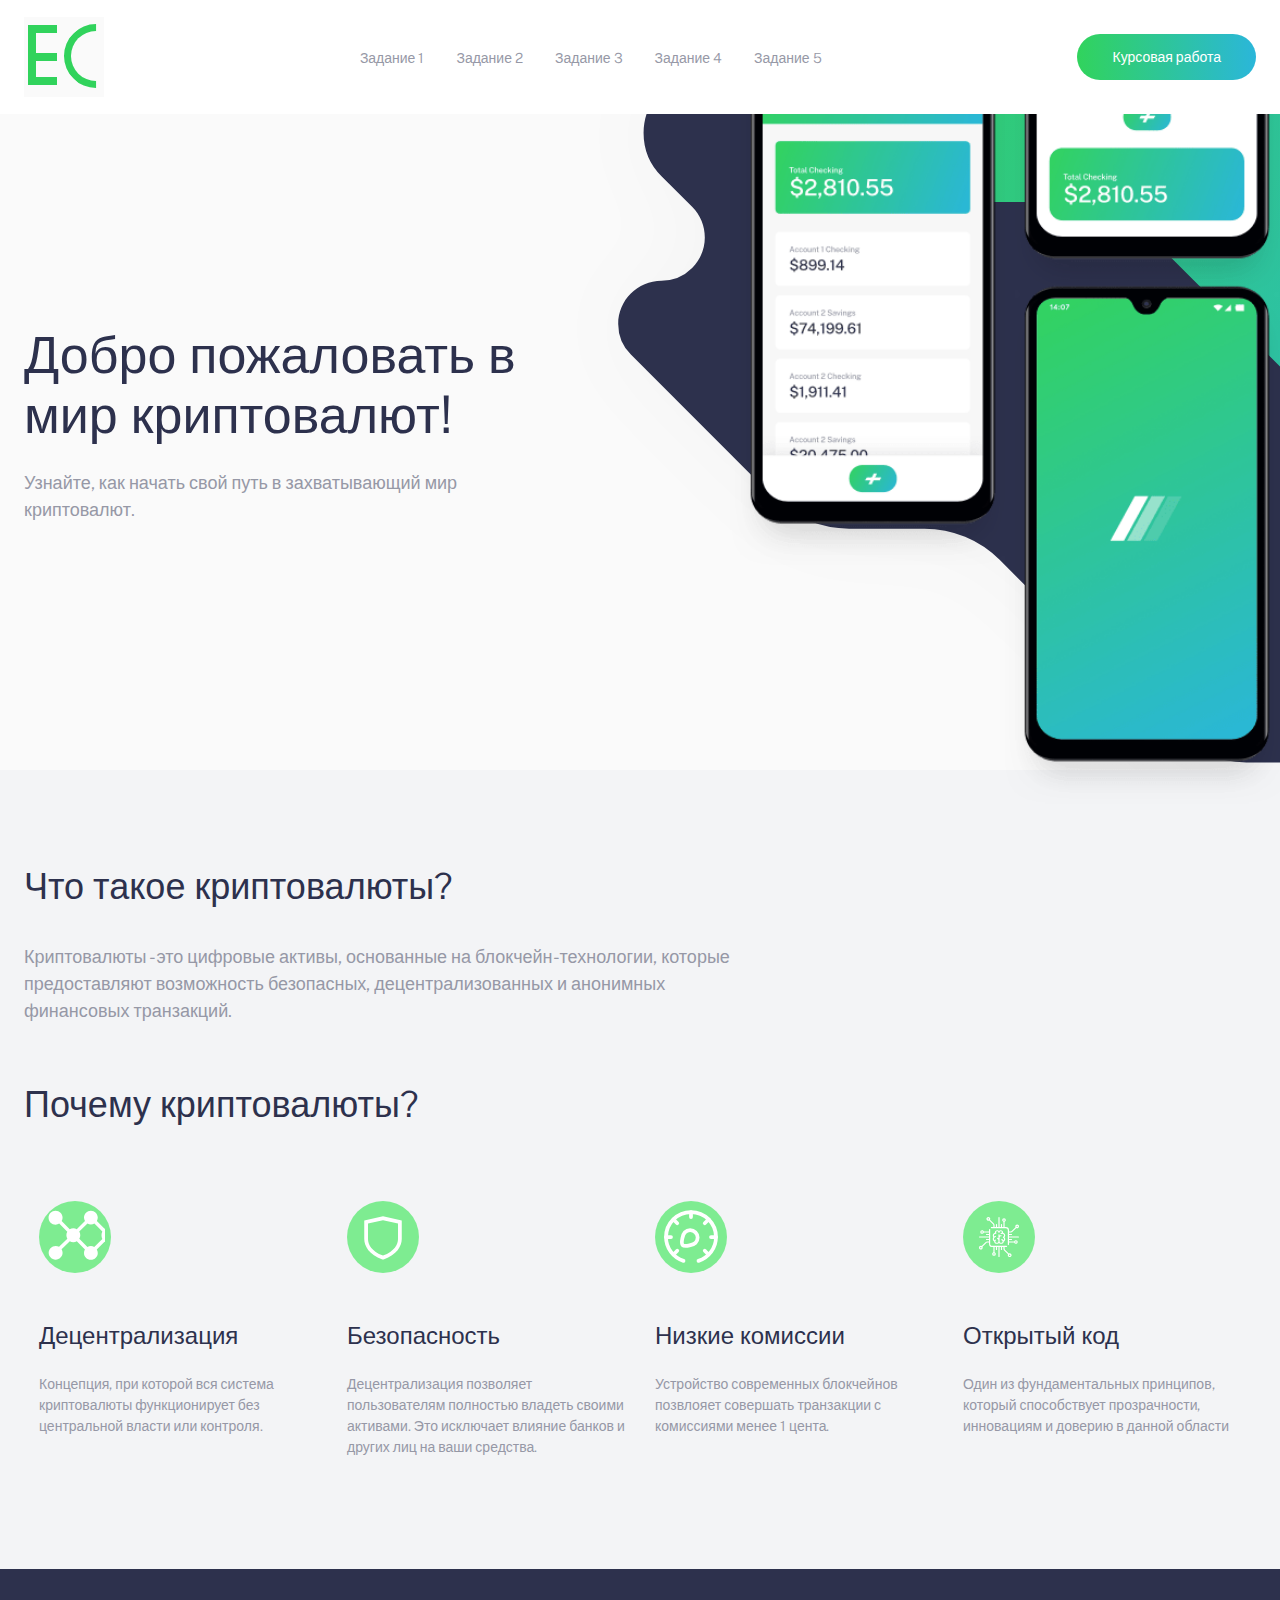
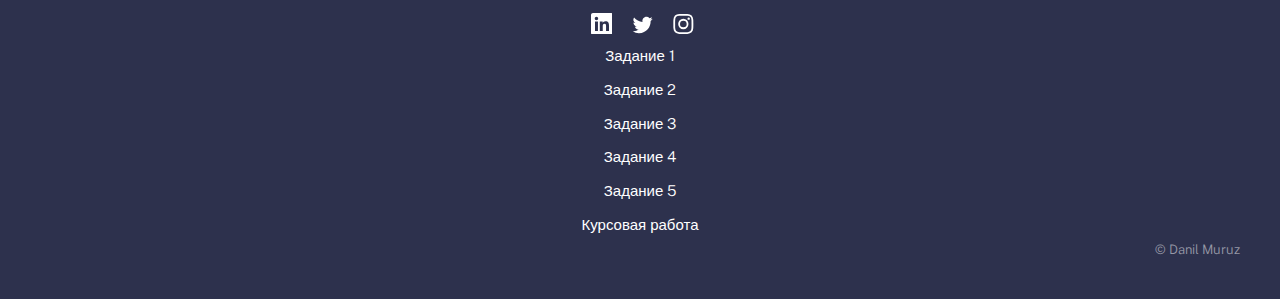
<file: index.html>
<!DOCTYPE html>
<html lang="en">
  <head>
    <meta charset="UTF-8" />
    <meta name="viewport" content="width=device-width, initial-scale=1.0" />
    <link href="https://fonts.googleapis.com/css2?family=Public+Sans:wght@300;400&display=swap" rel="stylesheet"/>
    <link rel="stylesheet" href="./app/scss/style.css" />
    <link rel="stylesheet" href="./app/scss/logo.css" />
    <title>Exploring Crypto</title>
  </head>
  <body>
    <header class="header">
      <div class="overlay has-fade"></div>

      <nav class="container container--pall flex flex-jc-sb flex-ai-c">
        <a href="/">
          <div class="logo__holder">
            <div class="logo__e"></div>
            <div class="logo__e__spans"></div>
            <div class="logo__c"></div>
          </div>
        </a>

        <a id="btnHamburger" href="#" class="header__toggle hide-for-desktop">
          <span></span>
          <span></span>
          <span></span>
        </a>

        <div class="header__links hide-for-mobile">
          <a href="/tasks/task1.html">Задание 1</a><a href="../tasks/task2.html">Задание 2</a><a href="../tasks/task3.html">Задание 3</a
          ><a href="/tasks/task4.html">Задание 4</a><a href="../tasks/task5.html">Задание 5</a>
        </div>

        <a href="../coursework/coursework.html" class="button header__cta hide-for-mobile"
          >Курсовая работа</a
        >
      </nav>

      <div class="header__menu has-fade">
        <a href="../tasks/task1.html">Задание 1</a>
        <a href="../tasks/task2.html">Задание 2</a>
        <a href="../tasks/task3.html">Задание 3</a>
        <a href="../tasks/task4.html">Задание 4</a>
        <a href="../tasks/task5.html">Задание 5</a>
        <a href="../tasks/coursework.html">Курсовая работа</a>
      </div>
    </header>

    <section class="hero">
      <div class="container">
        <div class="hero__image"></div>

        <div class="hero__text container--pall">
          <h1>Добро пожаловать в мир криптовалют!</h1>
          <p>
            Узнайте, как начать свой путь в захватывающий мир криптовалют.
          </p>
        </div>
      </div>
    </section>

    <section class="feature">
      <div class="feature__content container container--pall">
        <div class="feature__intro">
          <h2>Что такое криптовалюты?</h2>
          <p>
            Криптовалюты - это цифровые активы, основанные на блокчейн-технологии, 
            которые предоставляют возможность безопасных, децентрализованных и анонимных финансовых транзакций.
          </p>
        </div>

        <div class="feature__intro">
          <h2>Почему криптовалюты?</h2>
        </div>

        <div class="feature__grid">
          <div class="feature__item">
            <div class="feature__icon">
              <img src="/images/icon-decentralization.svg" />
            </div>
            <div class="feature__title">Децентрализация</div>
            <div class="feature__description">
              Концепция, при которой вся система криптовалюты функционирует без центральной власти или контроля. 
            </div>
          </div>

          <div class="feature__item">
            <div class="feature__icon">
              <img src="/images/icon-security.svg" />
            </div>
            <div class="feature__title">Безопасность</div>
            <div class="feature__description">
              Децентрализация позволяет пользователям полностью владеть своими активами.
              Это исключает влияние банков и других лиц на ваши средства.
            </div>
          </div>

          <div class="feature__item">
            <div class="feature__icon">
              <img src="/images/icon-comissions.svg" />
            </div>
            <div class="feature__title">Низкие комиссии</div>
            <div class="feature__description">
              Устройство современных блокчейнов позвлояет совершать транзакции с комиссиями менее 1 цента.
            </div>
          </div>

          <div class="feature__item">
            <div class="feature__icon"><img src="/images/icon-open.svg" /></div>
            <div class="feature__title">Открытый код</div>
            <div class="feature__description">
              Один из фундаментальных принципов, который способствует прозрачности, 
              инновациям и доверию в данной области
            </div>
          </div>
        </div>
      </div>
    </section>

    
    <footer class="footer">
      <div class="container">

        <div class="footer__social">
          <a href="https://www.linkedin.com/in/danil-muruz-252177295/">
            <svg xmlns="http://www.w3.org/2000/svg" x="0px" y="0px" width="25" height="25"  style="fill:#FFFFFF;">
              <title>LinkedIn</title>
              <path d="M24,4H6C4.895,4,4,4.895,4,6v18c0,1.105,0.895,2,2,2h18c1.105,0,2-0.895,2-2V6C26,4.895,25.105,4,24,4z M10.954,22h-2.95 v-9.492h2.95V22z M9.449,11.151c-0.951,0-1.72-0.771-1.72-1.72c0-0.949,0.77-1.719,1.72-1.719c0.948,0,1.719,0.771,1.719,1.719 C11.168,10.38,10.397,11.151,9.449,11.151z M22.004,22h-2.948v-4.616c0-1.101-0.02-2.517-1.533-2.517 c-1.535,0-1.771,1.199-1.771,2.437V22h-2.948v-9.492h2.83v1.297h0.04c0.394-0.746,1.356-1.533,2.791-1.533 c2.987,0,3.539,1.966,3.539,4.522V22z"></path>
            </svg>
          </a>
          <a href="https://twitter.com/dmuruzor1">
            <svg xmlns="http://www.w3.org/2000/svg" width="21" height="18">
              <title>Twitter</title>
              <path
                fill="#FFF"
                d="M20.667 2.797a8.192 8.192 0 01-2.357.646 4.11 4.11 0 001.804-2.27 8.22 8.22 0 01-2.606.996A4.096 4.096 0 0014.513.873c-2.649 0-4.595 2.472-3.997 5.038a11.648 11.648 0 01-8.457-4.287 4.109 4.109 0 001.27 5.478A4.086 4.086 0 011.47 6.59c-.045 1.901 1.317 3.68 3.29 4.075a4.113 4.113 0 01-1.853.07 4.106 4.106 0 003.834 2.85 8.25 8.25 0 01-6.075 1.7 11.616 11.616 0 006.29 1.843c7.618 0 11.922-6.434 11.662-12.205a8.354 8.354 0 002.048-2.124z"
              />
            </svg>
          </a>
          <a href="#">
            <svg xmlns="http://www.w3.org/2000/svg" width="21" height="20">
              <title>Instagram</title>
              <path
                fill="#FFF"
                d="M10.333 1.802c2.67 0 2.987.01 4.042.059 2.71.123 3.976 1.409 4.1 4.099.048 1.054.057 1.37.057 4.04 0 2.672-.01 2.988-.058 4.042-.124 2.687-1.386 3.975-4.099 4.099-1.055.048-1.37.058-4.042.058-2.67 0-2.986-.01-4.04-.058-2.717-.124-3.976-1.416-4.1-4.1-.048-1.054-.058-1.37-.058-4.041 0-2.67.01-2.986.058-4.04.124-2.69 1.387-3.977 4.1-4.1 1.054-.048 1.37-.058 4.04-.058zm0-1.802C7.618 0 7.278.012 6.211.06 2.579.227.56 2.242.394 5.877.345 6.944.334 7.284.334 10s.011 3.057.06 4.123c.166 3.632 2.181 5.65 5.816 5.817 1.068.048 1.408.06 4.123.06 2.716 0 3.057-.012 4.124-.06 3.628-.167 5.651-2.182 5.816-5.817.049-1.066.06-1.407.06-4.123s-.011-3.056-.06-4.122C20.11 2.249 18.093.228 14.458.06 13.39.01 13.049 0 10.333 0zm0 4.865a5.135 5.135 0 100 10.27 5.135 5.135 0 000-10.27zm0 8.468a3.333 3.333 0 110-6.666 3.333 3.333 0 010 6.666zm5.339-9.87a1.2 1.2 0 10-.001 2.4 1.2 1.2 0 000-2.4z"
              />
            </svg>
          </a>
        </div>

        <div class="footer__links">
          <a href="../tasks/task1.html">Задание 1</a>
          <a href="../tasks/task2.html">Задание 2</a>
          <a href="../tasks/task3.html">Задание 3</a>
          <a href="../tasks/task4.html">Задание 4</a>
          <a href="../tasks/task5.html">Задание 5</a>
          <a href="../tasks/coursework.html">Курсовая работа</a>
        </div>

        <div class="footer__copyright">
          &copy; Danil Muruz
        </div>
      </div>

    </footer>

    <script src="../app/js/script.js"></script>
  </body>
</html>
</file>
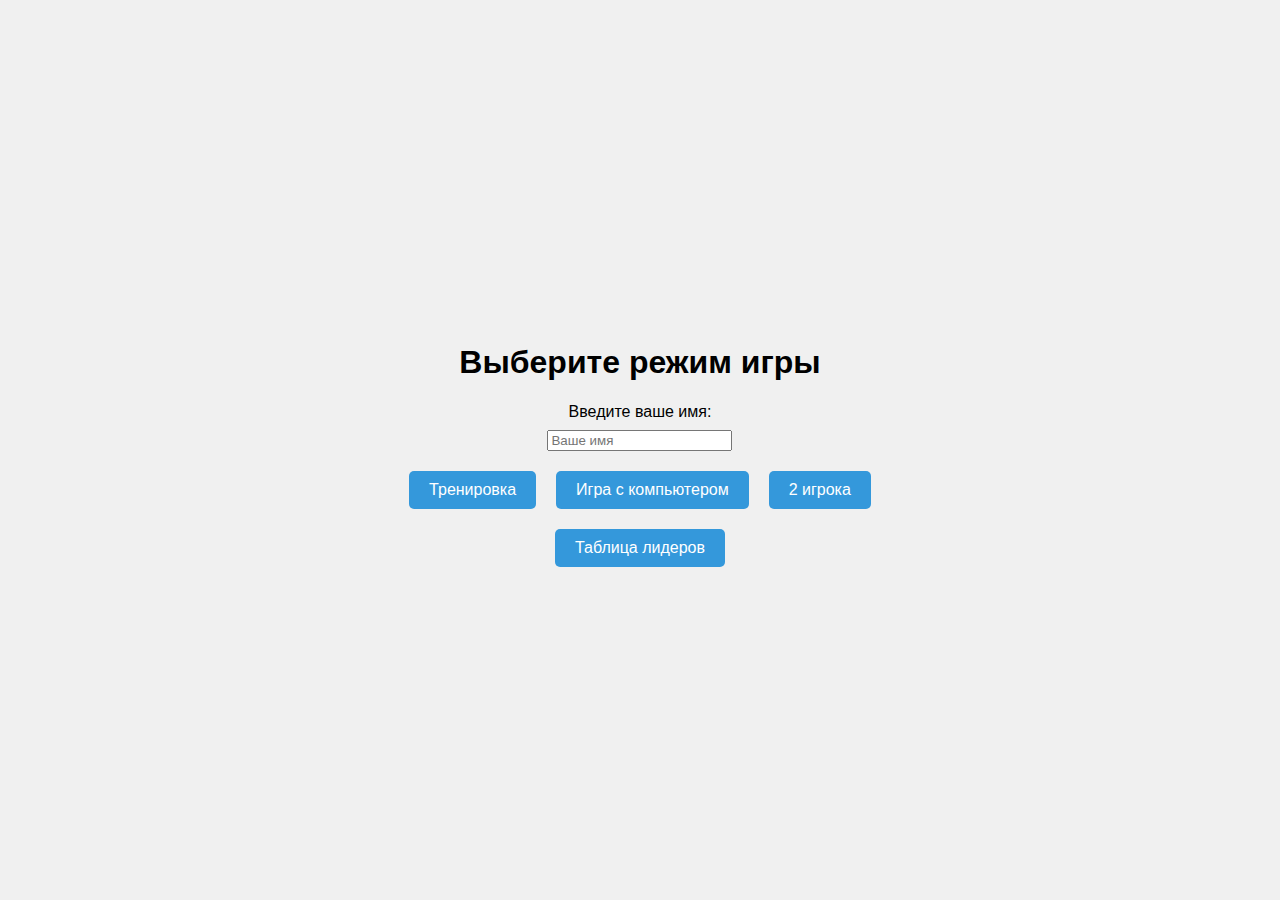
<file: coursework/coursework.html>
<!DOCTYPE html>
<html lang="en">
  <head>
    <meta charset="UTF-8" />
    <meta name="viewport" content="width=device-width, initial-scale=1.0" />
    <link href="https://fonts.googleapis.com/css2?family=Public+Sans:wght@300;400&display=swap" rel="stylesheet"/>
    <link rel="stylesheet" href="./app/scss/gameStyle.css" />
    <title>VolleyBall</title>
  </head>
  <body>
    <div id="menu-container">
        <h1>Выберите режим игры</h1>
        <label for="username">Введите ваше имя: </label>
        <input type="text" id="username" placeholder="Ваше имя">
        
        <div class="button-group">
          <button onclick="startGame('training')">Тренировка</button>
          <button onclick="startGame('one-player')">Игра с компьютером</button>
          <button onclick="startGame('two-players')">2 игрока</button>
        </div>
        <button onclick="showLeaderboard()">Таблица лидеров</button>
    </div>

    <div id="training-container" class="game-container">
      <button onclick="showMainMenu()">В главное меню</button>
      <div id="tip">Зажмите левую кнопку мыши чтобы накопить энергию. 
        Подберите силу удара так чтобы перебросить мяч через сетку и попасть в поле.</div>
      <div id="energy-bar">
        <div id="filler"></div>
      </div>
      <div id="ball1" class="ball"></div>
      <!-- <div id="player"></div> -->
      <div id="column1" class="column"></div>
      <div class="ground"></div>
    </div>

    <div id="training-end-menu">
      <h2 id="score-text">Ваш счет: 0</h2>
      <div class="button-group">
        <button onclick="setupTraining()">Играть снова</button>
        <button onclick="showMainMenu()">В главное меню</button>
      </div>
    </div>

    <div id="one-player-container" class="game-container">
      <h1 id="score1" class="score">0:0</h1>
      <div id="tip">Нажимайте клавиши ф(a) и в(d) чтобы передвигать своего игрока влево и вправо</div>
      <button onclick="showMainMenu()">В главное меню</button>
      <button onclick="startMatch()" id="start">Начать игру</button>
      <div id="player" class="player"></div>
      <div id="computer" class="player"></div>
      <div id="column2" class="column"></div>
      <div id="ball2" class="ball"></div>
      <div class="ground"></div>
    </div>

    <div id="two-players-container" class="game-container">
      <h1 id="score" class="score">0:0</h1>
      <div id="tip">Нажимайте клавиши "ф(a)" и "в(d)" для Игрока1 и клавиши "←" и "→" для Игрока2 чтобы передвигать своего игрока влево и вправо</div>
      <button onclick="showMainMenu()">В главное меню</button>
      <button onclick="startMatch2()" id="start">Начать игру</button>
      <div id="player1" class="player"></div>
      <div id="player2" class="player"></div>
      <div id="column3" class="column"></div>
      <div id="ball3" class="ball"></div>
      <div class="ground"></div>
    </div>

    <div id="leaderboard">
      <h2>Таблица лидеров</h2>

      <table id="leaderboard-table">
        <thead>
          <tr>
            <th>Место</th>
            <th>Игрок</th>
            <th>Счёт</th>
          </tr>
        </thead>
        <tbody>

        </tbody>
      </table>
    </div>

    <script src="./app/js/gameScript.js"></script>
    <script src="./app/js/trainingMode.js"></script>
    <script src="./app/js/twoPlayersMode.js"></script>
    <script src="./app/js/onePlayerMode.js"></script>
    </body>
</html>
</file>
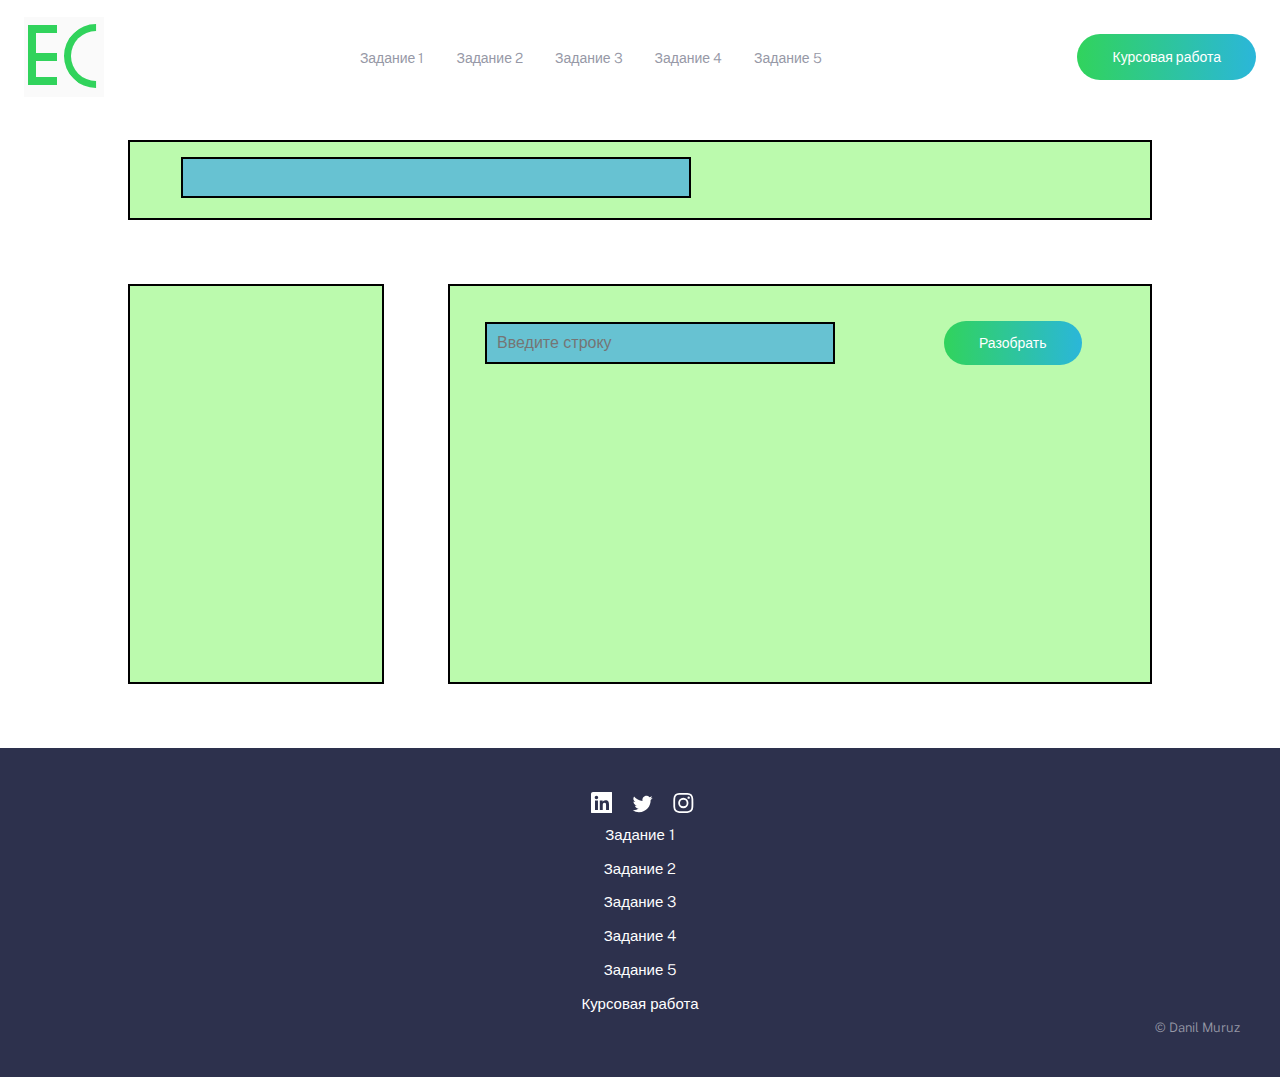
<file: tasks/task1.html>
<!DOCTYPE html>
<html lang="en">
  <head>
    <meta charset="UTF-8" />
    <meta name="viewport" content="width=device-width, initial-scale=1.0" />
    <link href="https://fonts.googleapis.com/css2?family=Public+Sans:wght@300;400&display=swap" rel="stylesheet"/>
    <link rel="stylesheet" href="../app/scss/style.css" />
    <link rel="stylesheet" href="../app/scss/logo.css" />
    <link rel="stylesheet" href="../app/scss/words.css" />
    <title>Exploring Crypto</title>
  </head>
  <body>
    <header class="header">
      <div class="overlay has-fade"></div>

      <nav class="container container--pall flex flex-jc-sb flex-ai-c">
        <a href="/">
          <div class="logo__holder">
            <div class="logo__e"></div>
            <div class="logo__e__spans"></div>
            <div class="logo__c"></div>
          </div>
        </a>

        <a id="btnHamburger" href="#" class="header__toggle hide-for-desktop">
          <span></span>
          <span></span>
          <span></span>
        </a>

        <div class="header__links hide-for-mobile">
            <a href="">Задание 1</a><a href="../task2.html">Задание 2</a><a href="../task3.html">Задание 3</a
            ><a href="../task4.html">Задание 4</a><a href="../task5.html">Задание 5</a>
          </div>

        <a href="../coursework.html" class="button header__cta hide-for-mobile"
          >Курсовая работа</a
        >
      </nav>

      <div class="header__menu has-fade">
        <a href="">Задание 1</a>
        <a href="../task2.html">Задание 2</a>
        <a href="../task3.html">Задание 3</a>
        <a href="../task4.html">Задание 4</a>
        <a href="../task5.html">Задание 5</a>
        <a href="../coursework.html">Курсовая работа</a>
      </div>

    </header>

    <div class="top">
      <div id="top-text"></div>
    </div>
    <div class="row">
      <div class="left block" ondrop="drop(event)" ondragover="allowDrop(event)"></div>
      <div class="right">
        <input type="text"  id="inputString" placeholder="Введите строку">
        <button class="split" onclick="processString()">Разобрать</button>
        <div class="splited block" id="draggable-container" ondrop="drop(event)" ondragover="allowDrop(event)"></div>
      </div>
    </div>

    <footer class="footer">
        <div class="container">
  
          <div class="footer__social">
            <a href="https://www.linkedin.com/in/danil-muruz-252177295/">
              <svg xmlns="http://www.w3.org/2000/svg" x="0px" y="0px" width="25" height="25"  style="fill:#FFFFFF;">
                <title>LinkedIn</title>
                <path d="M24,4H6C4.895,4,4,4.895,4,6v18c0,1.105,0.895,2,2,2h18c1.105,0,2-0.895,2-2V6C26,4.895,25.105,4,24,4z M10.954,22h-2.95 v-9.492h2.95V22z M9.449,11.151c-0.951,0-1.72-0.771-1.72-1.72c0-0.949,0.77-1.719,1.72-1.719c0.948,0,1.719,0.771,1.719,1.719 C11.168,10.38,10.397,11.151,9.449,11.151z M22.004,22h-2.948v-4.616c0-1.101-0.02-2.517-1.533-2.517 c-1.535,0-1.771,1.199-1.771,2.437V22h-2.948v-9.492h2.83v1.297h0.04c0.394-0.746,1.356-1.533,2.791-1.533 c2.987,0,3.539,1.966,3.539,4.522V22z"></path>
              </svg>
            </a>
            <a href="https://twitter.com/dmuruzor1">
              <svg xmlns="http://www.w3.org/2000/svg" width="21" height="18">
                <title>Twitter</title>
                <path
                  fill="#FFF"
                  d="M20.667 2.797a8.192 8.192 0 01-2.357.646 4.11 4.11 0 001.804-2.27 8.22 8.22 0 01-2.606.996A4.096 4.096 0 0014.513.873c-2.649 0-4.595 2.472-3.997 5.038a11.648 11.648 0 01-8.457-4.287 4.109 4.109 0 001.27 5.478A4.086 4.086 0 011.47 6.59c-.045 1.901 1.317 3.68 3.29 4.075a4.113 4.113 0 01-1.853.07 4.106 4.106 0 003.834 2.85 8.25 8.25 0 01-6.075 1.7 11.616 11.616 0 006.29 1.843c7.618 0 11.922-6.434 11.662-12.205a8.354 8.354 0 002.048-2.124z"
                />
              </svg>
            </a>
            <a href="#">
              <svg xmlns="http://www.w3.org/2000/svg" width="21" height="20">
                <title>Instagram</title>
                <path
                  fill="#FFF"
                  d="M10.333 1.802c2.67 0 2.987.01 4.042.059 2.71.123 3.976 1.409 4.1 4.099.048 1.054.057 1.37.057 4.04 0 2.672-.01 2.988-.058 4.042-.124 2.687-1.386 3.975-4.099 4.099-1.055.048-1.37.058-4.042.058-2.67 0-2.986-.01-4.04-.058-2.717-.124-3.976-1.416-4.1-4.1-.048-1.054-.058-1.37-.058-4.041 0-2.67.01-2.986.058-4.04.124-2.69 1.387-3.977 4.1-4.1 1.054-.048 1.37-.058 4.04-.058zm0-1.802C7.618 0 7.278.012 6.211.06 2.579.227.56 2.242.394 5.877.345 6.944.334 7.284.334 10s.011 3.057.06 4.123c.166 3.632 2.181 5.65 5.816 5.817 1.068.048 1.408.06 4.123.06 2.716 0 3.057-.012 4.124-.06 3.628-.167 5.651-2.182 5.816-5.817.049-1.066.06-1.407.06-4.123s-.011-3.056-.06-4.122C20.11 2.249 18.093.228 14.458.06 13.39.01 13.049 0 10.333 0zm0 4.865a5.135 5.135 0 100 10.27 5.135 5.135 0 000-10.27zm0 8.468a3.333 3.333 0 110-6.666 3.333 3.333 0 010 6.666zm5.339-9.87a1.2 1.2 0 10-.001 2.4 1.2 1.2 0 000-2.4z"
                />
              </svg>
            </a>
          </div>
  
          <div class="footer__links">
          <a href="">Задание 1</a>
          <a href="../task2.html">Задание 2</a>
          <a href="../task3.html">Задание 3</a>
          <a href="../task4.html">Задание 4</a>
          <a href="../task5.html">Задание 5</a>
          <a href="../coursework.html">Курсовая работа</a>
        </div>
  
          <div class="footer__copyright">
            &copy; Danil Muruz
          </div>
        </div>
  
      </footer>
  

    <script src="../app/js/script.js"></script>
    <script src="../app/js/words.js"></script>
    </body>
</html>
</file>
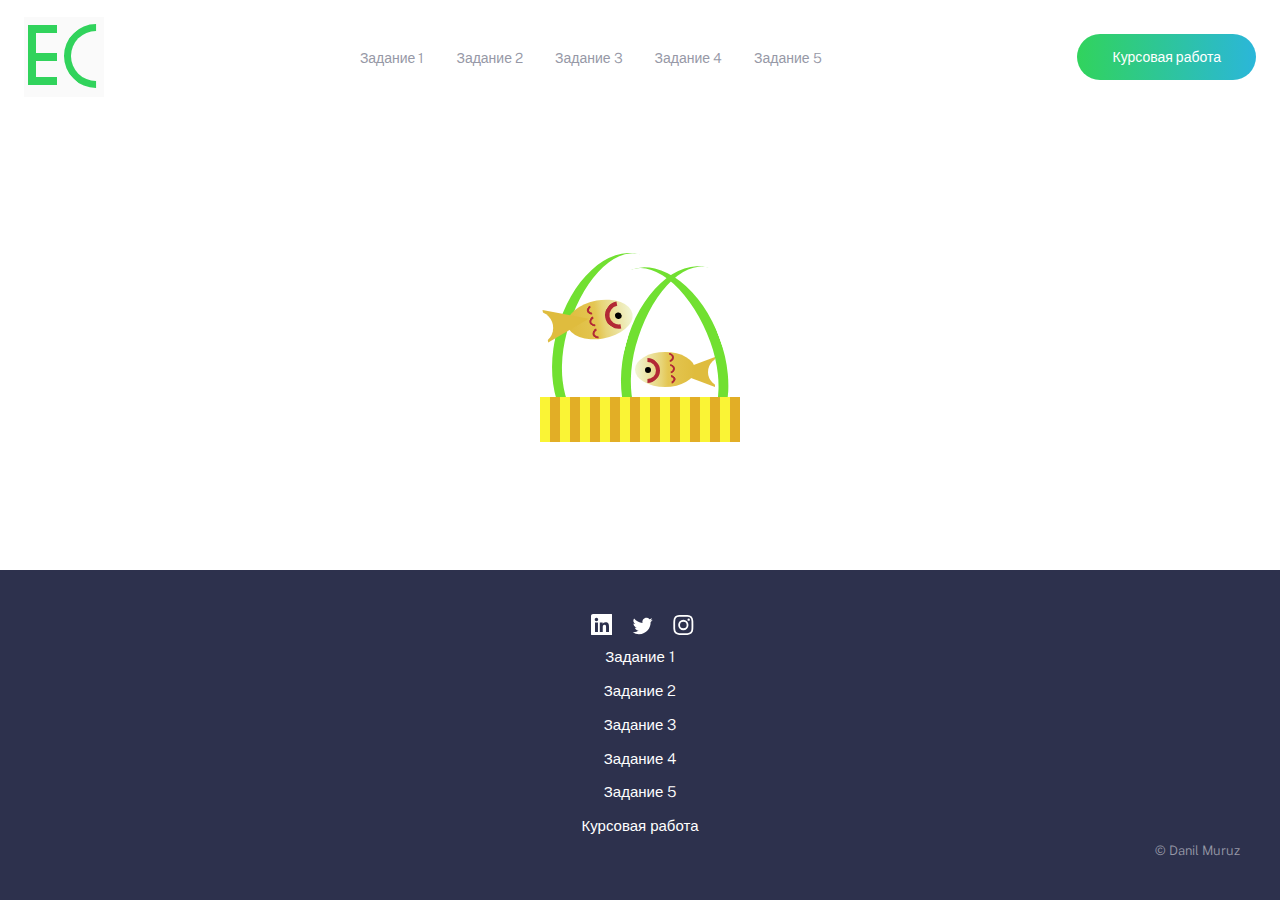
<file: tasks/task2.html>
<!DOCTYPE html>
<html lang="en">
  <head>
    <meta charset="UTF-8" />
    <meta name="viewport" content="width=device-width, initial-scale=1.0" />
    <link href="https://fonts.googleapis.com/css2?family=Public+Sans:wght@300;400&display=swap" rel="stylesheet"/>
    <link rel="stylesheet" href="../app/scss/style.css" />
    <link rel="stylesheet" href="../app/scss/logo.css" />
    <link rel="stylesheet" href="../app//scss//pic.css" />
    <title>Exploring Crypto</title>
  </head>
  <body>
    <header class="header">
      <div class="overlay has-fade"></div>

      <nav class="container container--pall flex flex-jc-sb flex-ai-c">
        <a href="/">
          <div class="logo__holder">
            <div class="logo__e"></div>
            <div class="logo__e__spans"></div>
            <div class="logo__c"></div>
          </div>
        </a>

        <a id="btnHamburger" href="#" class="header__toggle hide-for-desktop">
          <span></span>
          <span></span>
          <span></span>
        </a>

        <div class="header__links hide-for-mobile">
            <a href="../task1.html">Задание 1</a><a href="">Задание 2</a><a href="../task3.html">Задание 3</a
            ><a href="../task4.html">Задание 4</a><a href="../task5.html">Задание 5</a>
          </div>

        <a href="../coursework.html" class="button header__cta hide-for-mobile"
          >Курсовая работа</a
        >
      </nav>

      <div class="header__menu has-fade">
        <a href="../task1.html">Задание 1</a>
        <a href="">Задание 2</a>
        <a href="../task3.html">Задание 3</a>
        <a href="../task4.html">Задание 4</a>
        <a href="../task5.html">Задание 5</a>
        <a href="../coursework.html">Курсовая работа</a>
      </div>
    </header>


    <div class="pic">
      <div class="grass"></div>
      <div class="fish1">
          <div class="fish-pattern"></div>
          <div class="fish-tail"></div>
      </div>
      <div class="fish2">
          <div class="fish-pattern"></div>
          <div class="fish-tail"></div>
      </div>
      <div class="bottom"></div>
    </div>

    <footer class="footer">
        <div class="container">
  
          <div class="footer__social">
            <a href="https://www.linkedin.com/in/danil-muruz-252177295/">
              <svg xmlns="http://www.w3.org/2000/svg" x="0px" y="0px" width="25" height="25"  style="fill:#FFFFFF;">
                <title>LinkedIn</title>
                <path d="M24,4H6C4.895,4,4,4.895,4,6v18c0,1.105,0.895,2,2,2h18c1.105,0,2-0.895,2-2V6C26,4.895,25.105,4,24,4z M10.954,22h-2.95 v-9.492h2.95V22z M9.449,11.151c-0.951,0-1.72-0.771-1.72-1.72c0-0.949,0.77-1.719,1.72-1.719c0.948,0,1.719,0.771,1.719,1.719 C11.168,10.38,10.397,11.151,9.449,11.151z M22.004,22h-2.948v-4.616c0-1.101-0.02-2.517-1.533-2.517 c-1.535,0-1.771,1.199-1.771,2.437V22h-2.948v-9.492h2.83v1.297h0.04c0.394-0.746,1.356-1.533,2.791-1.533 c2.987,0,3.539,1.966,3.539,4.522V22z"></path>
              </svg>
            </a>
            <a href="https://twitter.com/dmuruzor1">
              <svg xmlns="http://www.w3.org/2000/svg" width="21" height="18">
                <title>Twitter</title>
                <path
                  fill="#FFF"
                  d="M20.667 2.797a8.192 8.192 0 01-2.357.646 4.11 4.11 0 001.804-2.27 8.22 8.22 0 01-2.606.996A4.096 4.096 0 0014.513.873c-2.649 0-4.595 2.472-3.997 5.038a11.648 11.648 0 01-8.457-4.287 4.109 4.109 0 001.27 5.478A4.086 4.086 0 011.47 6.59c-.045 1.901 1.317 3.68 3.29 4.075a4.113 4.113 0 01-1.853.07 4.106 4.106 0 003.834 2.85 8.25 8.25 0 01-6.075 1.7 11.616 11.616 0 006.29 1.843c7.618 0 11.922-6.434 11.662-12.205a8.354 8.354 0 002.048-2.124z"
                />
              </svg>
            </a>
            <a href="#">
              <svg xmlns="http://www.w3.org/2000/svg" width="21" height="20">
                <title>Instagram</title>
                <path
                  fill="#FFF"
                  d="M10.333 1.802c2.67 0 2.987.01 4.042.059 2.71.123 3.976 1.409 4.1 4.099.048 1.054.057 1.37.057 4.04 0 2.672-.01 2.988-.058 4.042-.124 2.687-1.386 3.975-4.099 4.099-1.055.048-1.37.058-4.042.058-2.67 0-2.986-.01-4.04-.058-2.717-.124-3.976-1.416-4.1-4.1-.048-1.054-.058-1.37-.058-4.041 0-2.67.01-2.986.058-4.04.124-2.69 1.387-3.977 4.1-4.1 1.054-.048 1.37-.058 4.04-.058zm0-1.802C7.618 0 7.278.012 6.211.06 2.579.227.56 2.242.394 5.877.345 6.944.334 7.284.334 10s.011 3.057.06 4.123c.166 3.632 2.181 5.65 5.816 5.817 1.068.048 1.408.06 4.123.06 2.716 0 3.057-.012 4.124-.06 3.628-.167 5.651-2.182 5.816-5.817.049-1.066.06-1.407.06-4.123s-.011-3.056-.06-4.122C20.11 2.249 18.093.228 14.458.06 13.39.01 13.049 0 10.333 0zm0 4.865a5.135 5.135 0 100 10.27 5.135 5.135 0 000-10.27zm0 8.468a3.333 3.333 0 110-6.666 3.333 3.333 0 010 6.666zm5.339-9.87a1.2 1.2 0 10-.001 2.4 1.2 1.2 0 000-2.4z"
                />
              </svg>
            </a>
          </div>
  
          <div class="footer__links">
          <a href="../task1.html">Задание 1</a>
          <a href="">Задание 2</a>
          <a href="../task3.html">Задание 3</a>
          <a href="../task4.html">Задание 4</a>
          <a href="../task5.html">Задание 5</a>
          <a href="../coursework.html">Курсовая работа</a>
        </div>
  
          <div class="footer__copyright">
            &copy; Danil Muruz
          </div>
        </div>
  
      </footer>
  

    <script src="../app/js/script.js"></script>
    </body>
</html>
</file>
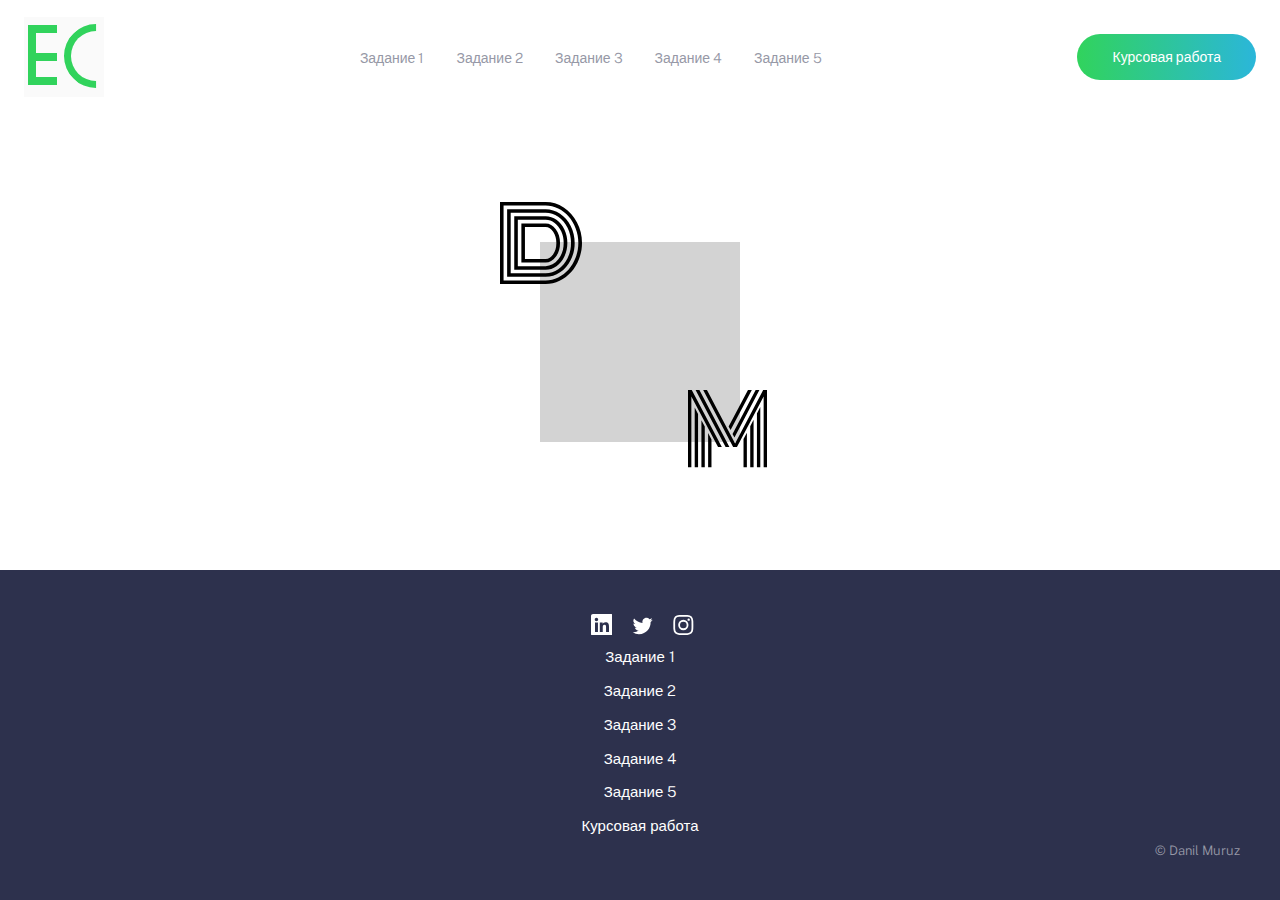
<file: tasks/task3.html>
<!DOCTYPE html>
<html lang="en">
  <head>
    <meta charset="UTF-8" />
    <meta name="viewport" content="width=device-width, initial-scale=1.0" />
    <link href="https://fonts.googleapis.com/css2?family=Public+Sans:wght@300;400&display=swap" rel="stylesheet"/>
    <link rel="stylesheet" href="../app/scss/style.css" />
    <link rel="stylesheet" href="../app/scss/logo.css" />
    <link rel="stylesheet" href="../app/scss/brandStyle.css" />
    <title>Exploring Crypto</title>
  </head>
  <body>
    <header class="header">
      <div class="overlay has-fade"></div>

      <nav class="container container--pall flex flex-jc-sb flex-ai-c">
        <a href="/">
          <div class="logo__holder">
            <div class="logo__e"></div>
            <div class="logo__e__spans"></div>
            <div class="logo__c"></div>
          </div>
        </a>

        <a id="btnHamburger" href="#" class="header__toggle hide-for-desktop">
          <span></span>
          <span></span>
          <span></span>
        </a>

        <div class="header__links hide-for-mobile">
            <a href="../task1.html">Задание 1</a><a href="../task2.html">Задание 2</a><a href="">Задание 3</a
            ><a href="../task4.html">Задание 4</a><a href="../task5.html">Задание 5</a>
          </div>

        <a href="../coursework.html" class="button header__cta hide-for-mobile"
          >Курсовая работа</a
        >
      </nav>

      <div class="header__menu has-fade">
        <a href="../task1.html">Задание 1</a>
        <a href="../task2.html">Задание 2</a>
        <a href="">Задание 3</a>
        <a href="../task4.html">Задание 4</a>
        <a href="../task5.html">Задание 5</a>
        <a href="../coursework.html">Курсовая работа</a>
      </div>
    </header>


    <div class="svg-container" id="container">
      <div class="object" id="object"> </div>
      <svg width="82" height="82" viewBox="0 0 82 82" fill="none" xmlns="http://www.w3.org/2000/svg" class="letter D">
          <path id="D" d="M21.3784 60.5722V21.3784C21.3784 21.3784 29.4778 21.3784 45.6765 21.3784C49.6025 21.3784 52.9676 23.3084 55.7719 27.1684C58.6091 30.9954 60.0278 35.5977 60.0278 40.9753C60.0278 46.3859 58.6091 51.0047 55.7719 54.8317C52.9676 58.6587 49.6025 60.5722 45.6765 60.5722H21.3784ZM24.9415 57.0091H45.6765C48.6128 57.0091 51.1201 55.442 53.1986 52.3078C55.31 49.1736 56.3657 45.3961 56.3657 40.9753C56.3657 36.5215 55.31 32.7439 53.1986 29.6428C51.1201 26.5086 48.6128 24.9415 45.6765 24.9415H24.9415V57.0091ZM17.8153 64.1352H45.6765C50.5922 64.1352 54.8151 61.8753 58.3452 57.3555C61.9083 52.8027 63.6898 47.3426 63.6898 40.9753C63.6898 36.7854 62.865 32.9089 61.2155 29.3458C59.5989 25.7828 57.405 22.9785 54.6337 20.933C51.8954 18.8546 48.9097 17.8153 45.6765 17.8153H17.8153V64.1352ZM14.2523 67.6983V14.2523H45.6765C49.5365 14.2523 53.1326 15.44 56.4647 17.8153C59.7968 20.1907 62.4361 23.4404 64.3826 27.5643C66.3621 31.6552 67.3518 36.1256 67.3518 40.9753C67.3518 45.792 66.3621 50.2624 64.3826 54.3863C62.4361 58.5102 59.7968 61.7599 56.4647 64.1352C53.1326 66.5106 49.5365 67.6983 45.6765 67.6983H14.2523ZM10.6892 71.2614H45.6765C50.1963 71.2614 54.3862 69.9087 58.2462 67.2034C62.1392 64.4981 65.2404 60.8196 67.5498 56.1678C69.8592 51.516 71.0139 46.4519 71.0139 40.9753C71.0139 35.5317 69.8592 30.484 67.5498 25.8322C65.2404 21.1475 62.1392 17.4524 58.2462 14.7471C54.3533 12.0419 50.1633 10.6892 45.6765 10.6892H10.6892V71.2614ZM7.12613 74.8244V7.12614H45.6765C50.8232 7.12614 55.6234 8.64374 60.0773 11.6789C64.5311 14.6812 68.0777 18.7886 70.717 24.0012C73.3563 29.2139 74.6759 34.8719 74.6759 40.9753C74.6759 47.0787 73.3563 52.7367 70.717 57.9494C68.0777 63.162 64.5311 67.2859 60.0773 70.3211C55.6234 73.3233 50.8232 74.8244 45.6765 74.8244H7.12613ZM3.56307 78.3875H45.6765C49.9984 78.3875 54.1718 77.3978 58.1967 75.4183C62.2217 73.4388 65.7023 70.783 68.6385 67.4509C71.5747 64.1187 73.9171 60.1433 75.6657 55.5245C77.4472 50.8727 78.338 46.023 78.338 40.9753C78.338 35.9276 77.4472 31.0944 75.6657 26.4756C73.9171 21.8568 71.5747 17.8813 68.6385 14.5492C65.7023 11.1841 62.2217 8.51177 58.1967 6.53229C54.1718 4.55281 49.9984 3.56307 45.6765 3.56307H3.56307V78.3875ZM45.6765 81.9506H0V0H45.6765C52.1098 0 58.1143 1.83102 63.6898 5.49306C69.2653 9.15511 73.7027 14.1368 77.0018 20.4382C80.3339 26.7395 82 33.5852 82 40.9753C82 46.5178 81.0103 51.8295 79.0308 56.9101C77.0843 61.9578 74.478 66.3127 71.2118 69.9747C67.9457 73.6368 64.0692 76.5565 59.5824 78.7339C55.1285 80.8784 50.4933 81.9506 45.6765 81.9506Z" fill="black"/>
      </svg>
      <svg width="79" height="78" viewBox="0 0 79 78" fill="none" xmlns="http://www.w3.org/2000/svg" class="letter M">
          <path id="M" d="M55.5236 49.0023L58.8774 42.6674V77.1367H55.5236V49.0023ZM62.2311 36.1462L65.5849 29.8113V77.1367H62.2311V36.1462ZM68.9387 23.4764L72.2925 17.0949V77.1367H68.9387V23.4764ZM46.4404 47.4186L44.5307 43.9251L67.6344 0H71.4074L46.4404 47.4186ZM42.5743 40.1055L40.6179 36.5654L59.9953 0H63.8149L42.5743 40.1055ZM20.1226 43.0401L23.4764 49.375V77.1367H20.1226V43.0401ZM13.4151 30.2771L16.7689 36.612V77.1367H13.4151V30.2771ZM6.70755 17.5141L10.0613 23.8956V77.1367H6.70755V17.5141ZM33.8172 57.0141H30.0442L3.35377 6.38148V77.1367H0V0H3.773L33.8172 57.0141ZM41.4098 57.0141H37.5902L7.59257 0H11.4121L41.4098 57.0141ZM75.6462 6.38148L48.9558 57.0141H45.1362L15.1851 0H18.9581L47.0926 53.474L75.1804 0H79V77.1367H75.6462V6.38148Z" fill="black"/>
          </svg>
      <img src="/images/kitty.png" class="cat" id="cat"/>
      <h5 class="text" id="text">Muruz Danil</h5>
  </div>


    <footer class="footer">
        <div class="container">
  
          <div class="footer__social">
            <a href="https://www.linkedin.com/in/danil-muruz-252177295/">
              <svg xmlns="http://www.w3.org/2000/svg" x="0px" y="0px" width="25" height="25"  style="fill:#FFFFFF;">
                <title>LinkedIn</title>
                <path d="M24,4H6C4.895,4,4,4.895,4,6v18c0,1.105,0.895,2,2,2h18c1.105,0,2-0.895,2-2V6C26,4.895,25.105,4,24,4z M10.954,22h-2.95 v-9.492h2.95V22z M9.449,11.151c-0.951,0-1.72-0.771-1.72-1.72c0-0.949,0.77-1.719,1.72-1.719c0.948,0,1.719,0.771,1.719,1.719 C11.168,10.38,10.397,11.151,9.449,11.151z M22.004,22h-2.948v-4.616c0-1.101-0.02-2.517-1.533-2.517 c-1.535,0-1.771,1.199-1.771,2.437V22h-2.948v-9.492h2.83v1.297h0.04c0.394-0.746,1.356-1.533,2.791-1.533 c2.987,0,3.539,1.966,3.539,4.522V22z"></path>
              </svg>
            </a>
            <a href="https://twitter.com/dmuruzor1">
              <svg xmlns="http://www.w3.org/2000/svg" width="21" height="18">
                <title>Twitter</title>
                <path
                  fill="#FFF"
                  d="M20.667 2.797a8.192 8.192 0 01-2.357.646 4.11 4.11 0 001.804-2.27 8.22 8.22 0 01-2.606.996A4.096 4.096 0 0014.513.873c-2.649 0-4.595 2.472-3.997 5.038a11.648 11.648 0 01-8.457-4.287 4.109 4.109 0 001.27 5.478A4.086 4.086 0 011.47 6.59c-.045 1.901 1.317 3.68 3.29 4.075a4.113 4.113 0 01-1.853.07 4.106 4.106 0 003.834 2.85 8.25 8.25 0 01-6.075 1.7 11.616 11.616 0 006.29 1.843c7.618 0 11.922-6.434 11.662-12.205a8.354 8.354 0 002.048-2.124z"
                />
              </svg>
            </a>
            <a href="#">
              <svg xmlns="http://www.w3.org/2000/svg" width="21" height="20">
                <title>Instagram</title>
                <path
                  fill="#FFF"
                  d="M10.333 1.802c2.67 0 2.987.01 4.042.059 2.71.123 3.976 1.409 4.1 4.099.048 1.054.057 1.37.057 4.04 0 2.672-.01 2.988-.058 4.042-.124 2.687-1.386 3.975-4.099 4.099-1.055.048-1.37.058-4.042.058-2.67 0-2.986-.01-4.04-.058-2.717-.124-3.976-1.416-4.1-4.1-.048-1.054-.058-1.37-.058-4.041 0-2.67.01-2.986.058-4.04.124-2.69 1.387-3.977 4.1-4.1 1.054-.048 1.37-.058 4.04-.058zm0-1.802C7.618 0 7.278.012 6.211.06 2.579.227.56 2.242.394 5.877.345 6.944.334 7.284.334 10s.011 3.057.06 4.123c.166 3.632 2.181 5.65 5.816 5.817 1.068.048 1.408.06 4.123.06 2.716 0 3.057-.012 4.124-.06 3.628-.167 5.651-2.182 5.816-5.817.049-1.066.06-1.407.06-4.123s-.011-3.056-.06-4.122C20.11 2.249 18.093.228 14.458.06 13.39.01 13.049 0 10.333 0zm0 4.865a5.135 5.135 0 100 10.27 5.135 5.135 0 000-10.27zm0 8.468a3.333 3.333 0 110-6.666 3.333 3.333 0 010 6.666zm5.339-9.87a1.2 1.2 0 10-.001 2.4 1.2 1.2 0 000-2.4z"
                />
              </svg>
            </a>
          </div>
  
          <div class="footer__links">
          <a href="../task1.html">Задание 1</a>
          <a href="../task2.html">Задание 2</a>
          <a href="">Задание 3</a>
          <a href="../task4.html">Задание 4</a>
          <a href="../task5.html">Задание 5</a>
          <a href="../coursework.html">Курсовая работа</a>
        </div>
  
          <div class="footer__copyright">
            &copy; Danil Muruz
          </div>
        </div>
  
      </footer>
  

    <script src="../app/js/script.js"></script>
    </body>
</html>
</file>
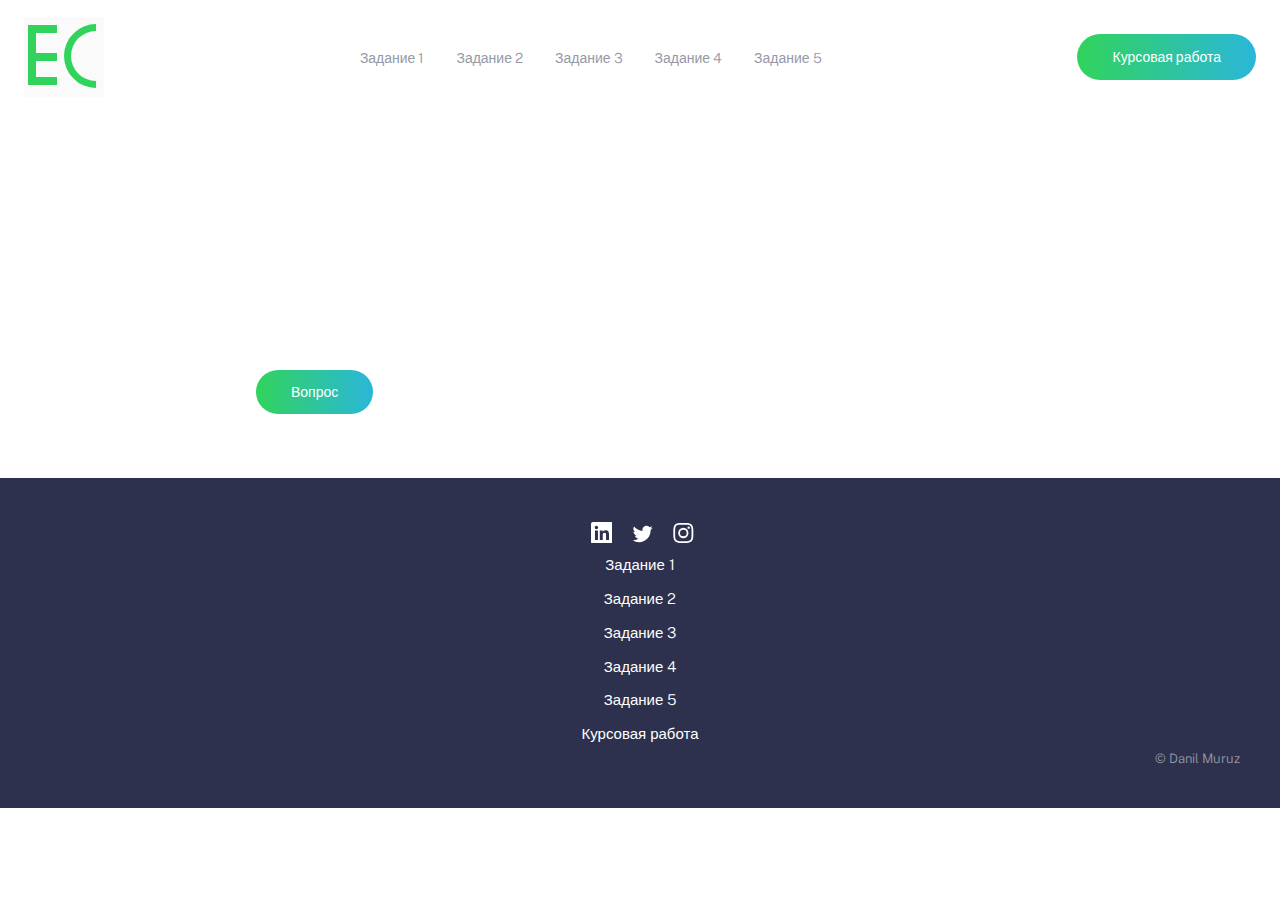
<file: tasks/task4.html>
<!DOCTYPE html>
<html lang="en">
  <head>
    <meta charset="UTF-8" />
    <meta name="viewport" content="width=device-width, initial-scale=1.0" />
    <link href="https://fonts.googleapis.com/css2?family=Public+Sans:wght@300;400&display=swap" rel="stylesheet"/>
    <link rel="stylesheet" href="../app/scss/style.css" />
    <link rel="stylesheet" href="../app/scss/logo.css" />
    <link rel="stylesheet" href="../app/scss/testStyle.css" />
    <title>Exploring Crypto</title>
  </head>
  <body>
    <header class="header">
      <div class="overlay has-fade"></div>

      <nav class="container container--pall flex flex-jc-sb flex-ai-c">
        <a href="/">
          <div class="logo__holder">
            <div class="logo__e"></div>
            <div class="logo__e__spans"></div>
            <div class="logo__c"></div>
          </div>
        </a>

        <a id="btnHamburger" href="#" class="header__toggle hide-for-desktop">
          <span></span>
          <span></span>
          <span></span>
        </a>

        <div class="header__links hide-for-mobile">
            <a href="../task1.html">Задание 1</a><a href="../task2.html">Задание 2</a><a href="../task3.html">Задание 3</a
            ><a href="">Задание 4</a><a href="../task5.html">Задание 5</a>
          </div>

        <a href="../coursework.html" class="button header__cta hide-for-mobile"
          >Курсовая работа</a
        >
      </nav>

      <div class="header__menu has-fade">
        <a href=".=/task1.html">Задание 1</a>
        <a href="../task2.html">Задание 2</a>
        <a href="../task3.html">Задание 3</a>
        <a href="">Задание 4</a>
        <a href="../task5.html">Задание 5</a>
        <a href="../coursework.html">Курсовая работа</a>
      </div>
      <div class="header__filler"></div>
    </header>

    <button class="question-button" id="question-button">Вопрос</button>
    <div class="container" id="container"></div>

  

    <footer class="footer">
        <div class="container">
  
          <div class="footer__social">
            <a href="https://www.linkedin.com/in/danil-muruz-252177295/">
              <svg xmlns="http://www.w3.org/2000/svg" x="0px" y="0px" width="25" height="25"  style="fill:#FFFFFF;">
                <title>LinkedIn</title>
                <path d="M24,4H6C4.895,4,4,4.895,4,6v18c0,1.105,0.895,2,2,2h18c1.105,0,2-0.895,2-2V6C26,4.895,25.105,4,24,4z M10.954,22h-2.95 v-9.492h2.95V22z M9.449,11.151c-0.951,0-1.72-0.771-1.72-1.72c0-0.949,0.77-1.719,1.72-1.719c0.948,0,1.719,0.771,1.719,1.719 C11.168,10.38,10.397,11.151,9.449,11.151z M22.004,22h-2.948v-4.616c0-1.101-0.02-2.517-1.533-2.517 c-1.535,0-1.771,1.199-1.771,2.437V22h-2.948v-9.492h2.83v1.297h0.04c0.394-0.746,1.356-1.533,2.791-1.533 c2.987,0,3.539,1.966,3.539,4.522V22z"></path>
              </svg>
            </a>
            <a href="https://twitter.com/dmuruzor1">
              <svg xmlns="http://www.w3.org/2000/svg" width="21" height="18">
                <title>Twitter</title>
                <path
                  fill="#FFF"
                  d="M20.667 2.797a8.192 8.192 0 01-2.357.646 4.11 4.11 0 001.804-2.27 8.22 8.22 0 01-2.606.996A4.096 4.096 0 0014.513.873c-2.649 0-4.595 2.472-3.997 5.038a11.648 11.648 0 01-8.457-4.287 4.109 4.109 0 001.27 5.478A4.086 4.086 0 011.47 6.59c-.045 1.901 1.317 3.68 3.29 4.075a4.113 4.113 0 01-1.853.07 4.106 4.106 0 003.834 2.85 8.25 8.25 0 01-6.075 1.7 11.616 11.616 0 006.29 1.843c7.618 0 11.922-6.434 11.662-12.205a8.354 8.354 0 002.048-2.124z"
                />
              </svg>
            </a>
            <a href="#">
              <svg xmlns="http://www.w3.org/2000/svg" width="21" height="20">
                <title>Instagram</title>
                <path
                  fill="#FFF"
                  d="M10.333 1.802c2.67 0 2.987.01 4.042.059 2.71.123 3.976 1.409 4.1 4.099.048 1.054.057 1.37.057 4.04 0 2.672-.01 2.988-.058 4.042-.124 2.687-1.386 3.975-4.099 4.099-1.055.048-1.37.058-4.042.058-2.67 0-2.986-.01-4.04-.058-2.717-.124-3.976-1.416-4.1-4.1-.048-1.054-.058-1.37-.058-4.041 0-2.67.01-2.986.058-4.04.124-2.69 1.387-3.977 4.1-4.1 1.054-.048 1.37-.058 4.04-.058zm0-1.802C7.618 0 7.278.012 6.211.06 2.579.227.56 2.242.394 5.877.345 6.944.334 7.284.334 10s.011 3.057.06 4.123c.166 3.632 2.181 5.65 5.816 5.817 1.068.048 1.408.06 4.123.06 2.716 0 3.057-.012 4.124-.06 3.628-.167 5.651-2.182 5.816-5.817.049-1.066.06-1.407.06-4.123s-.011-3.056-.06-4.122C20.11 2.249 18.093.228 14.458.06 13.39.01 13.049 0 10.333 0zm0 4.865a5.135 5.135 0 100 10.27 5.135 5.135 0 000-10.27zm0 8.468a3.333 3.333 0 110-6.666 3.333 3.333 0 010 6.666zm5.339-9.87a1.2 1.2 0 10-.001 2.4 1.2 1.2 0 000-2.4z"
                />
              </svg>
            </a>
          </div>
  
          <div class="footer__links">
          <a href="../task1.html">Задание 1</a>
          <a href="../task2.html">Задание 2</a>
          <a href="../task3.html">Задание 3</a>
          <a href="">Задание 4</a>
          <a href="../task5.html">Задание 5</a>
          <a href="../coursework.html">Курсовая работа</a>
        </div>
  
          <div class="footer__copyright">
            &copy; Danil Muruz
          </div>
        </div>
  
      </footer>
  
    <script src="../app/js/test.js"></script>
    <script src="../app/js/script.js"></script>
    </body>
</html>
</file>
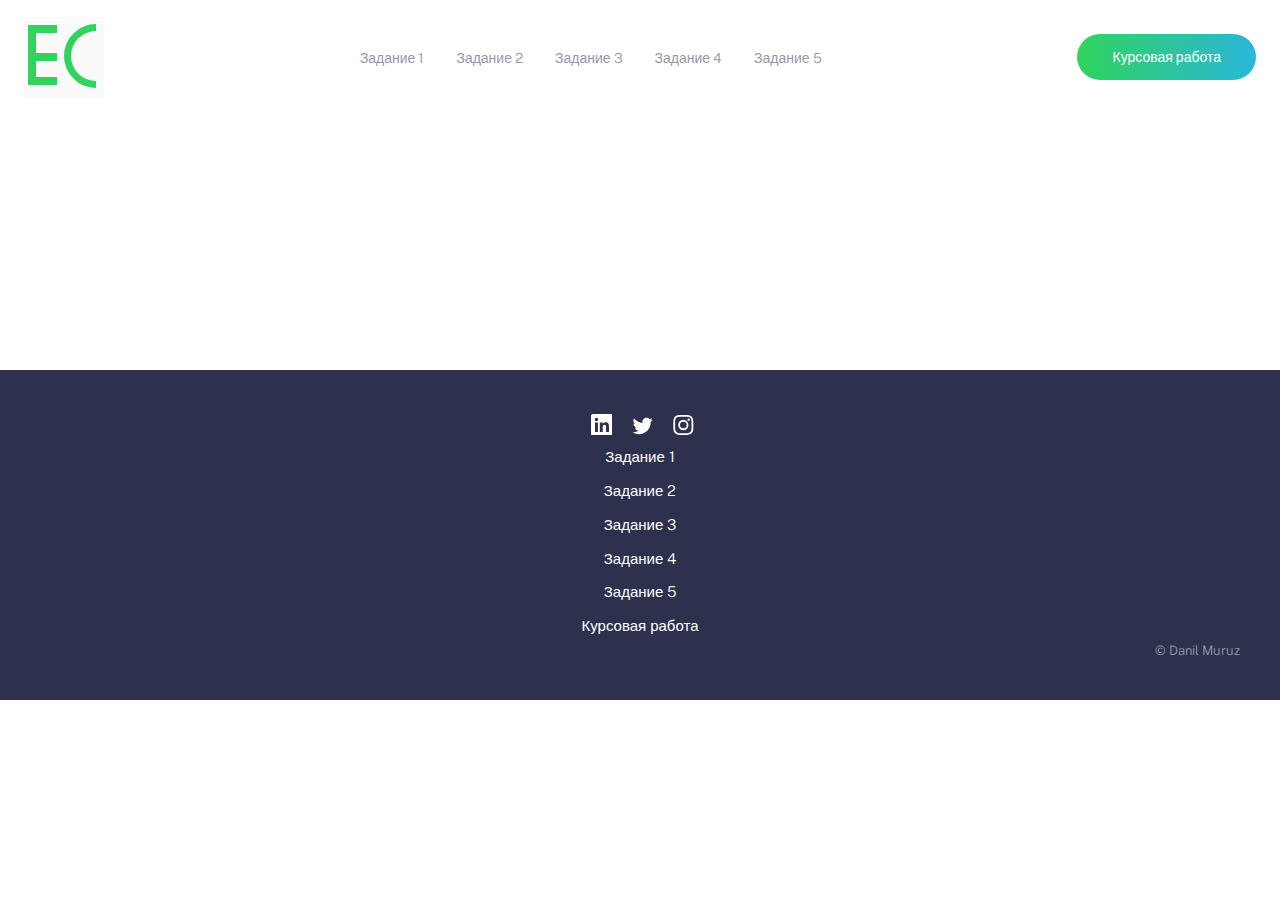
<file: tasks/task5.html>
<!DOCTYPE html>
<html lang="en">
  <head>
    <meta charset="UTF-8" />
    <meta name="viewport" content="width=device-width, initial-scale=1.0" />
    <link href="https://fonts.googleapis.com/css2?family=Public+Sans:wght@300;400&display=swap" rel="stylesheet"/>
    <link rel="stylesheet" href="../app/scss/style.css" />
    <link rel="stylesheet" href="../app/scss/logo.css" />
    <title>Exploring Crypto</title>
  </head>
  <body>
    <header class="header">
      <div class="overlay has-fade"></div>

      <nav class="container container--pall flex flex-jc-sb flex-ai-c">
        <a href="/">
          <div class="logo__holder">
            <div class="logo__e"></div>
            <div class="logo__e__spans"></div>
            <div class="logo__c"></div>
          </div>
        </a>

        <a id="btnHamburger" href="#" class="header__toggle hide-for-desktop">
          <span></span>
          <span></span>
          <span></span>
        </a>

        <div class="header__links hide-for-mobile">
            <a href="../task1.html">Задание 1</a><a href="../task2.html">Задание 2</a><a href="../task3.html">Задание 3</a
            ><a href="../task4.html">Задание 4</a><a href="">Задание 5</a>
          </div>

        <a href="../coursework.html" class="button header__cta hide-for-mobile"
          >Курсовая работа</a
        >
      </nav>

      <div class="header__menu has-fade">
        <a href=".=/task1.html">Задание 1</a>
        <a href="../task2.html">Задание 2</a>
        <a href="../task3.html">Задание 3</a>
        <a href="../task4.html">Задание 4</a>
        <a href="">Задание 5</a>
        <a href="../coursework.html">Курсовая работа</a>
      </div>

      <div class="header__filler"></div>
    </header>


    <footer class="footer">
        <div class="container">
  
          <div class="footer__social">
            <a href="https://www.linkedin.com/in/danil-muruz-252177295/">
              <svg xmlns="http://www.w3.org/2000/svg" x="0px" y="0px" width="25" height="25"  style="fill:#FFFFFF;">
                <title>LinkedIn</title>
                <path d="M24,4H6C4.895,4,4,4.895,4,6v18c0,1.105,0.895,2,2,2h18c1.105,0,2-0.895,2-2V6C26,4.895,25.105,4,24,4z M10.954,22h-2.95 v-9.492h2.95V22z M9.449,11.151c-0.951,0-1.72-0.771-1.72-1.72c0-0.949,0.77-1.719,1.72-1.719c0.948,0,1.719,0.771,1.719,1.719 C11.168,10.38,10.397,11.151,9.449,11.151z M22.004,22h-2.948v-4.616c0-1.101-0.02-2.517-1.533-2.517 c-1.535,0-1.771,1.199-1.771,2.437V22h-2.948v-9.492h2.83v1.297h0.04c0.394-0.746,1.356-1.533,2.791-1.533 c2.987,0,3.539,1.966,3.539,4.522V22z"></path>
              </svg>
            </a>
            <a href="https://twitter.com/dmuruzor1">
              <svg xmlns="http://www.w3.org/2000/svg" width="21" height="18">
                <title>Twitter</title>
                <path
                  fill="#FFF"
                  d="M20.667 2.797a8.192 8.192 0 01-2.357.646 4.11 4.11 0 001.804-2.27 8.22 8.22 0 01-2.606.996A4.096 4.096 0 0014.513.873c-2.649 0-4.595 2.472-3.997 5.038a11.648 11.648 0 01-8.457-4.287 4.109 4.109 0 001.27 5.478A4.086 4.086 0 011.47 6.59c-.045 1.901 1.317 3.68 3.29 4.075a4.113 4.113 0 01-1.853.07 4.106 4.106 0 003.834 2.85 8.25 8.25 0 01-6.075 1.7 11.616 11.616 0 006.29 1.843c7.618 0 11.922-6.434 11.662-12.205a8.354 8.354 0 002.048-2.124z"
                />
              </svg>
            </a>
            <a href="#">
              <svg xmlns="http://www.w3.org/2000/svg" width="21" height="20">
                <title>Instagram</title>
                <path
                  fill="#FFF"
                  d="M10.333 1.802c2.67 0 2.987.01 4.042.059 2.71.123 3.976 1.409 4.1 4.099.048 1.054.057 1.37.057 4.04 0 2.672-.01 2.988-.058 4.042-.124 2.687-1.386 3.975-4.099 4.099-1.055.048-1.37.058-4.042.058-2.67 0-2.986-.01-4.04-.058-2.717-.124-3.976-1.416-4.1-4.1-.048-1.054-.058-1.37-.058-4.041 0-2.67.01-2.986.058-4.04.124-2.69 1.387-3.977 4.1-4.1 1.054-.048 1.37-.058 4.04-.058zm0-1.802C7.618 0 7.278.012 6.211.06 2.579.227.56 2.242.394 5.877.345 6.944.334 7.284.334 10s.011 3.057.06 4.123c.166 3.632 2.181 5.65 5.816 5.817 1.068.048 1.408.06 4.123.06 2.716 0 3.057-.012 4.124-.06 3.628-.167 5.651-2.182 5.816-5.817.049-1.066.06-1.407.06-4.123s-.011-3.056-.06-4.122C20.11 2.249 18.093.228 14.458.06 13.39.01 13.049 0 10.333 0zm0 4.865a5.135 5.135 0 100 10.27 5.135 5.135 0 000-10.27zm0 8.468a3.333 3.333 0 110-6.666 3.333 3.333 0 010 6.666zm5.339-9.87a1.2 1.2 0 10-.001 2.4 1.2 1.2 0 000-2.4z"
                />
              </svg>
            </a>
          </div>
  
          <div class="footer__links">
          <a href="../task1.html">Задание 1</a>
          <a href="../task2.html">Задание 2</a>
          <a href="../task3.html">Задание 3</a>
          <a href="../task4.html">Задание 4</a>
          <a href="">Задание 5</a>
          <a href="../coursework.html">Курсовая работа</a>
        </div>
  
          <div class="footer__copyright">
            &copy; Danil Muruz
          </div>
        </div>
  
      </footer>
  

    <script src="../app/js/script.js"></script>
    </body>
</html>
</file>
<file: app/scss/style.css>
.has-fade {
  visibility: hidden;
}

@keyframes fade-in {
  from {
    visibility: hidden;
    opacity: 0;
  }
  1% {
    visibility: visible;
    opacity: 0;
  }
  to {
    visibility: visible;
    opacity: 1;
  }
}
.fade-in {
  animation: fade-in 200ms ease-in-out forwards;
}

@keyframes fade-out {
  from {
    visibility: visible;
    opacity: 1;
  }
  99% {
    visibility: visible;
    opacity: 0;
  }
  to {
    visibility: hidden;
    opacity: 0;
  }
}
.fade-out {
  animation: fade-out 200ms ease-in-out forwards;
}

html {
  font-size: 100%;
  box-sizing: border-box;
}

*,
*::before,
*::after {
  box-sizing: inherit;
}

body {
  margin: 0;
  padding: 0;
  font-family: "Public Sans", sans-serif;
  font-size: 0.875rem;
  font-weight: 300;
  color: hsl(233, 8%, 62%);
  line-height: 1.3;
  overflow-x: hidden;
}
@media (min-width: 64em) {
  body {
    font-size: 1.125rem;
  }
}
body.noscroll {
  overflow: hidden;
}

h1,
h2,
h3 {
  font-weight: 300;
  line-height: 1.15;
  color: hsl(233, 26%, 24%);
  margin-top: 0px;
}

h1 {
  font-size: 2.31rem;
  margin-bottom: 1.5rem;
}
@media (min-width: 64em) {
  h1 {
    font-size: 3.25rem;
  }
}

h2 {
  font-size: 1.875rem;
  margin-bottom: 1.5625rem;
}
@media (min-width: 64em) {
  h2 {
    font-size: 2.25rem;
    margin-bottom: 2.25rem;
  }
}

p {
  line-height: 1.5;
  margin-bottom: 2.25rem;
}

a,
a:visited,
a:hover {
  text-decoration: none;
}

.container {
  max-width: 100%;
  margin: 0 auto;
}
.container--pall {
  padding-top: 4.375rem;
  padding-right: 1.5rem;
  padding-bottom: 4.375rem;
  padding-left: 1.5rem;
}
@media (min-width: 64em) {
  .container--pall {
    padding-top: 6rem;
    padding-bottom: 6rem;
  }
}
.container--py {
  padding-top: 4.375rem;
  padding-bottom: 4.375rem;
}
@media (min-width: 64em) {
  .container--py {
    padding-top: 6rem;
    padding-bottom: 6rem;
  }
}
.container--px {
  padding-right: 1.5rem;
  padding-left: 1.5rem;
}
.container--pt {
  padding-top: 4.375rem;
}
@media (min-width: 64em) {
  .container--pt {
    padding-top: 6rem;
  }
}
.container--pr {
  padding-right: 1.5rem;
}
.container--pb {
  padding-bottom: 4.375rem;
}
@media (min-width: 64em) {
  .container--pb {
    padding-bottom: 6rem;
  }
}
.container--pl {
  padding-left: 1.5rem;
}

.flex {
  display: flex;
}
.flex-jc-sb {
  justify-content: space-between;
}
.flex-jc-c {
  justify-content: center;
}
.flex-ai-c {
  align-items: center;
}

button,
.button {
  position: relative;
  display: inline-block;
  padding: 0.875rem 2.1875rem;
  background-image: linear-gradient(to right, hsl(136, 65%, 51%), hsl(192, 70%, 51%));
  border: 0;
  border-radius: 50px;
  cursor: pointer;
  color: hsl(0, 0%, 100%);
  font-weight: 400;
  font-size: 0.875rem;
  transition: opacity 300ms ease-in-out;
  overflow: hidden;
}
button::before,
.button::before {
  content: "";
  position: absolute;
  top: 0;
  right: 0;
  bottom: 0;
  left: 0;
  background-color: rgba(255, 255, 255, 0.25);
  opacity: 0;
  transition: opacity 150ms ease-in-out;
}
button:hover::before,
.button:hover::before {
  opacity: 1;
}

@media (max-width: 63.9375em) {
  .hide-for-mobile {
    display: none;
  }
}

@media (min-width: 64em) {
  .hide-for-desktop {
    display: none;
  }
}

.header {
  position: sticky;
  top: 0;
  z-index: 1;
}
.header.open .header__toggle > span:first-child {
  transform: rotate(45deg);
}
.header.open .header__toggle > span:nth-child(2) {
  opacity: 0;
}
.header.open .header__toggle > span:last-child {
  transform: rotate(-45deg);
}
.header .overlay {
  opacity: 0;
  position: fixed;
  top: 0px;
  right: 0px;
  bottom: 0px;
  left: 0px;
  background-image: linear-gradient(hsl(233, 26%, 24%), transparent);
}
.header nav {
  position: relative;
  background-color: hsl(0, 0%, 100%);
  padding-top: 1.0625rem;
  padding-bottom: 1.0625rem;
}
.header__toggle > span {
  display: block;
  width: 26px;
  height: 2px;
  background-color: hsl(233, 26%, 24%);
  transition: all 300ms ease-in-out;
  transform-origin: 3px 1px;
}
.header__toggle > span:not(:last-child) {
  margin-bottom: 5px;
}
.header__menu {
  position: absolute;
  width: calc(100% - 3rem);
  left: 50%;
  transform: translateX(-50%);
  background: hsl(0, 0%, 100%);
  margin-top: 1.5rem;
  padding: 1.625rem;
  border-radius: 5px;
}
.header__menu a {
  display: block;
  padding: 0.625rem;
  color: hsl(233, 26%, 24%);
  text-align: center;
}
.header__links a {
  position: relative;
  font-size: 0.875rem;
  color: hsl(233, 8%, 62%);
  transition: color 300ms ease-in-out;
}
.header__links a:not(:last-child) {
  margin-right: 32px;
}
.header__links a::before {
  content: "";
  display: block;
  position: absolute;
  height: 5px;
  left: 0;
  right: 0;
  bottom: -30px;
  background: linear-gradient(to right, hsl(136, 65%, 51%), hsl(192, 70%, 51%));
  opacity: 0;
  transition: opacity 300ms ease-in-out;
}
.header__links a:hover {
  color: hsl(233, 26%, 24%);
}
.header__links a:hover::before {
  opacity: 1;
}
.header__filler {
  margin-top: 20%;
  margin-bottom: 20%;
}

.hero {
  background-color: hsl(0, 0%, 98%);
}
@media (min-width: 64em) {
  .hero .container {
    display: flex;
    align-items: center;
  }
}
.hero__image {
  position: relative;
  background-image: url("/images/bg-intro-mobile.svg");
  background-size: cover;
  background-repeat: no-repeat;
  background-position: center center;
  min-height: 17.5rem;
}
@media (min-width: 40em) {
  .hero__image {
    min-height: 25rem;
    background-position: center 70%;
  }
}
@media (min-width: 64em) {
  .hero__image {
    flex: 3;
    order: 2;
    height: 41rem;
    background-image: none;
  }
}
@media (min-width: 64em) {
  .hero__image::before {
    content: "";
    position: absolute;
    height: 100%;
    background-image: url("/images/bg-intro-desktop.svg");
    background-repeat: no-repeat;
    background-position: center bottom;
    width: 150%;
    background-size: 122%;
    background-position: 0% 83%;
  }
}
.hero__image::after {
  content: "";
  position: absolute;
  width: 100%;
  height: 100%;
  background-image: url("/images/image-mockups.png");
  background-size: 93%;
  background-repeat: no-repeat;
  background-position: center bottom;
}
@media (min-width: 40em) {
  .hero__image::after {
    background-size: 52%;
  }
}
@media (min-width: 64em) {
  .hero__image::after {
    width: 120%;
    height: 122%;
    background-size: 94%;
    background-position: center 150%;
    left: 22%;
  }
}
.hero__text {
  text-align: center;
}
@media (min-width: 64em) {
  .hero__text {
    flex: 2;
    order: 1;
    text-align: left;
  }
}

.feature {
  background-color: hsl(220, 16%, 96%);
  text-align: center;
}
@media (min-width: 40em) {
  .feature {
    text-align: left;
  }
}
.feature__intro {
  margin-bottom: 3.75rem;
}
@media (min-width: 64em) {
  .feature__intro {
    width: 60%;
  }
}
@media (min-width: 40em) {
  .feature__grid {
    display: flex;
    flex-wrap: wrap;
  }
}
.feature__item {
  padding: 0.9375rem;
}
@media (min-width: 40em) {
  .feature__item {
    flex: 0 0 50%;
  }
}
@media (min-width: 64em) {
  .feature__item {
    flex: 1;
  }
}
.feature__icon {
  margin-bottom: 1.875rem;
}
@media (min-width: 64em) {
  .feature__icon {
    margin-bottom: 2.75rem;
  }
}
.feature__title {
  font-size: 1.25rem;
  font-weight: 300;
  line-height: 1.15;
  color: hsl(233, 26%, 24%);
  margin-bottom: 1rem;
}
@media (min-width: 64em) {
  .feature__title {
    font-size: 1.5rem;
    margin-bottom: 1.5rem;
  }
}
.feature__description {
  font-size: 0.875rem;
  line-height: 1.5;
}

.footer {
  background-color: hsl(233, 26%, 24%);
  color: hsl(0, 0%, 100%);
  padding: 2.5rem;
  text-align: center;
}
.footer a {
  color: hsl(0, 0%, 100%);
}
@media (max-width: 63.9375em) {
  .footer__social {
    margin-bottom: 1.875rem;
  }
}
@media (min-width: 64em) {
  .footer__social {
    grid-area: social;
    align-self: end;
  }
}
.footer__social a {
  display: inline-block;
  height: 1.25rem;
}
.footer__social a svg path {
  transition: fill 150ms ease-in-out;
}
.footer__social a:hover svg path {
  fill: hsl(136, 65%, 51%);
}
.footer__social a:not(:last-child) {
  margin-right: 1rem;
}
.footer__links {
  display: flex;
  flex-direction: column;
  align-items: center;
  font-size: 0.9375rem;
}
.footer__links a {
  line-height: 2.25;
  transition: color 150ms ease-in-out;
}
.footer__links a:hover {
  color: hsl(136, 65%, 51%);
}
.footer__copyright {
  font-size: 0.8125rem;
  color: hsl(233, 8%, 62%);
}
@media (min-width: 64em) {
  .footer__copyright {
    grid-area: copyright;
    align-self: end;
    justify-self: end;
  }
}/*# sourceMappingURL=style.css.map */
</file>
<file: app/scss/logo.css>
.logo__holder {
    height: 80px;
    width: 80px;
    position: relative;
    background-color: hsl(0, 0%, 98%);
}

.logo__e {
    height: 70%;
    width: 10%;
    background-color: hsl(136, 65%, 51%);
    position: absolute;
    top: 10%;
    left: 5%;
}

.logo__e__spans{
    height: 10%;
    width: 36%;
    background-color: hsl(136, 65%, 51%);
    position: absolute;
    top: 10%;
    left: 5%;
}

.logo__e__spans::before{
    content: "";
    height: 100%;
    width: 100%;
    background-color: hsl(136, 65%, 51%);
    position: absolute;
    top: 350%;
    left: 0%;
}

.logo__e__spans::after{
    content: "";
    height: 100%;
    width: 100%;
    background-color: hsl(136, 65%, 51%);
    position: absolute;
    top: 650%;
    left: 0%;
}

.logo__c {
  width: 80%;
  height: 80%;
  background: transparent;
  border-radius: 100%;
  border: 7px solid hsl(136, 65%, 51%);
  border-color: hsl(136, 65%, 51%) hsl(136, 65%, 51%) transparent transparent;
  transform: rotate(-135deg);
  position: absolute;
  top: 9%;
  left: 50%
}
</file>
<file: coursework/app/scss/gameStyle.css>
body {
  font-family: 'Arial', sans-serif;
  margin: 0;
  padding: 0;
  display: flex;
  align-items: center;
  justify-content: center;
  height: 100vh;
  background-color: #f0f0f0;
}

#menu-container {
  display: flex;
  flex-direction: column;
  align-items: center;
  justify-content: center;
}

#username {
  margin-top: 2%;
}

.game-container {
  display: none;
  width: 100%;
  height: 100%;
}

#score-text {
  text-align: center;
}

#training-end-menu {
  display: none;
  position: absolute;
  background-color: antiquewhite;
  width: 400px;
  height: 150px;
  left: 35%;
  top: 40%;
}

.button-group {
  display: flex;
  justify-content: center;
  padding-top: 2%;
}

.ground {
  position: absolute;
  bottom: 0;
  width: 100%;
  height: 100px;
  background-color: #2c3e50; 
}

.player {
  position: absolute;
  bottom: 100px;
  left: 25%;
  transform: translateX(-50%);
  width: 150px;
  height: 75px;
  background-color: #3498db;
  border-radius: 75px 75px 0 0; 
}

#player2{
  background-color: #22971c;
  left: auto;
  right: 25%;
}

.column {
  position: absolute;
  bottom: 0;
  height: 40%;
  width: 10px;
  background-color: #2ecc71;
  left: 49%;
  z-index: -1;
}

button {
  font-size: 16px;
  padding: 10px 20px;
  margin: 10px;
  cursor: pointer;
  background-color: #3498db;
  border: none;
  color: #fff;
  border-radius: 5px;
  transition: background-color 0.3s;
}

button:hover {
  background-color: #2980b9;
}

.ball {
  position: absolute;
  width: 60px;
  height: 60px;
  background-color: #e74c3c; 
  border-radius: 50%;
}

#energy-bar {
  position: absolute;
  left: 30%;
  top: 25%;
  width: 40%;
  height: 50px;
  background-color: rgb(52, 148, 227);
}

#filler {
  height: 100%;
  width: 0%;
  background-color: #2ecc71;
}

#tip {
  position: absolute;
  top: 15%;
  left: 35%;
  width: 30%;
  text-align: center;
  background-color: #50b7fb;
}

#computer{
  background-color: #22971c;
  left: auto;
  right: 25%;
}

#start{
  position: absolute;
  left: 45%;
  top: 35%;
}

.score {
  text-align: center;
}

#leaderboard {
  display: none;
}
</file>
<file: app/scss/words.css>
.top,
.left,
.right {
  border: 2px solid black;
  background-color: rgb(187, 250, 173);
}

#top-text,
input {
  border: 2px solid black;
  background-color: rgb(103, 194, 210);
}

.top {
  width: 80%;
  height: 80px;
  margin-top: 2%;
  margin-left: 10%;
  
}

#top-text{
  width: 50%;
  height: 55%;
  margin-top: 15px;
  margin-left: 5%;
}

.row {
  width: 100%;
  margin: 5% auto;
  display: flex;
  justify-content: center; 
}

.left {
  width: 20%;
  height: 400px;
  display: flex;
  flex-direction: column;
  align-items: center;
  justify-content: end;
}

.right {
  width: 55%;
  height: 400px;
  margin-left: 5%;
}

input {
  width: 50%;
  padding: 10px;
  font-size: 16px;
  margin-top: 5%;
  margin-left: 5%;
  
}

.split {
  margin-left: 15%;
  margin-right: 5%;
  margin-top: 5%;
}

.splited {
  margin-left: 65%;
  margin-right: 5%;
  margin-top: 5%;
}

#draggable-container {
  display: flex;
  flex-direction: column;
  align-items: center;
  margin-top: 20px;
}

.block {
  min-height: 100px;
}

.draggable {
  cursor: grab;
  margin: 5px;
  padding: 10px;
  border: 1px solid #aaa;
  background-color: #f9f9f9;
}
</file>
<file: app/scss/pic.css>
.pic {
  margin: auto;
  margin-top: 10%;
  margin-bottom: 10%;
  width: 200px;
  height: 200px;
  position: relative;
}

.fish1 {
  width: 60px;
  height: 35px;
  background: linear-gradient(90deg, rgba(241,245,212,1) 0%, rgba(231,212,119,1) 44%, rgba(228,198,83,1) 55%, rgba(223,188,62,1) 100%);
  border-radius: 50%;
  position: absolute;
  top: 110px;
  left: 95px;
}
  /* глаз */
.fish1::before {
  content: "";
  width: 6px;
  height: 6px;
  background-color: black;
  border-radius: 50%;
  position: absolute;
  top: 15px;
  left: 10px;
}

/* патерн возле глаза */
.fish1::after {
  content: "";
  width: 25px;
  height: 25px;
  background: transparent;
  border-radius: 100%;
  border: 4px solid #B22935;
  border-color: #B22935 #B22935 transparent transparent;
  transform: rotate(45deg);
  position: absolute;
  top: 5.5px;
  left: 0px;
}

.fish-tail {
  border-top: 15px solid transparent;
  border-right: 40px solid rgba(223,188,62,1);
  border-bottom: 15px solid transparent;
  position: absolute;
  top: 5px;
  right: -20px;
  z-index: -3;
}

.fish-tail::before {
  content: "";
  width: 30px;
  height: 30px;
  border-radius: 50%;
  background-color: white;
  position: absolute;
  left: 33px;
  top: -15px;
  z-index: -3;
}

.fish-pattern {
  width: 9px;
  height: 9px;
  background: transparent;
  border-radius: 100%;
  border: 2px solid #B22935;
  border-color: #B22935 #B22935 transparent transparent;
  transform: rotate(40deg);
  position: absolute;
  top: 1px;
  left: 30px;
}
.fish-pattern::before {
  content: "";
  width: 9px;
  height: 9px;
  background: transparent;
  border-radius: 100%;
  border: 2px solid #B22935;
  border-color: #B22935 #B22935 transparent transparent;
  position: absolute;
  top: 6px;
  left: 6px
}
.fish-pattern::after {
  content: "";
  width: 8px;
  height: 8px;
  background: transparent;
  border-radius: 100%;
  border: 2px solid #B22935;
  border-color: #B22935 #B22935 transparent transparent;
  position: absolute;
  top: 13.5px;
  left: 13.5px
}

.fish2 {
  width: 60px;
  height: 35px;
  background: linear-gradient(90deg, rgba(241,245,212,1) 0%, rgba(231,212,119,1) 44%, rgba(228,198,83,1) 55%, rgba(223,188,62,1) 100%);
  border-radius: 50%;
  position: absolute;
  top: 60px;
  left: 30px;
  transform: scale(1.1) rotate(170deg);
}
/* глаз */
.fish2::before {
content: "";
width: 6px;
height: 6px;
background-color: black;
border-radius: 50%;
position: absolute;
top: 15px;
left: 10px;
}

/* патерн возле глаза */
.fish2::after {
  content: "";
  width: 25px;
  height: 25px;
  background: transparent;
  border-radius: 100%;
  border: 4px solid #B22935;
  border-color: #B22935 #B22935 transparent transparent;
  transform: rotate(45deg);
  position: absolute;
  top: 5.5px;
  left: 0px;
}

.bottom {
  width: 200px;
  height: 45px;
  background: repeating-linear-gradient(90deg, #FAF435 0px, #FAF435 10px, #E2AE26 10px, #E2AE26 20px);
  position: absolute;
  top: 155px;
}

.grass {  
  width: 120px;
  height: 190px;
  background: transparent;
  border-radius: 70%;
  border: 15px;  
  border-right: transparent;
  border-bottom: 10px solid transparent;
  border-top: 0px solid transparent;
  border-left: 10px solid #71E031;
  transform: rotate(15deg);
  position: absolute;
  top: 9px;
  left: 15px;
  z-index: 0;
}

.grass::after {
  content: "";
  width: 120px;
  height: 190px;
  background: transparent;
  border-radius: 70%;
  border: 15px;  
  border-right: transparent;
  border-bottom: 10px solid transparent;
  border-top: 0px solid transparent;
  border-left: 10px solid #71E031;
  position: absolute;
  left: 60px;
  top: -5px;
}

.grass::before {
  content: "";
  width: 120px;
  height: 190px;
  background: transparent;
  border-radius: 70%;
  border: 15px;  
  border-right: transparent;
  border-bottom: 10px solid transparent;
  border-top: 0px solid transparent;
  border-left: 10px solid #71E031;
  transform: scale(-1, 1) rotate(35deg);
  position: absolute;
  left: 40px;
}
</file>
<file: app/scss/brandStyle.css>
.svg-container {
    position: relative;
    margin: auto;
    margin-top: 10%;
    margin-bottom: 10%;
    width: 200px;
    height: 200px;
    background-color: lightgray;
    z-index: 1;
  }

.svg-container:hover #object {
  visibility: visible;
  offset-path: path("M21.3784 60.5722V21.3784C21.3784 21.3784 29.4778 21.3784 45.6765 21.3784C49.6025 21.3784 52.9676 23.3084 55.7719 27.1684C58.6091 30.9954 60.0278 35.5977 60.0278 40.9753C60.0278 46.3859 58.6091 51.0047 55.7719 54.8317C52.9676 58.6587 49.6025 60.5722 45.6765 60.5722H21.3784ZM24.9415 57.0091H45.6765C48.6128 57.0091 51.1201 55.442 53.1986 52.3078C55.31 49.1736 56.3657 45.3961 56.3657 40.9753C56.3657 36.5215 55.31 32.7439 53.1986 29.6428C51.1201 26.5086 48.6128 24.9415 45.6765 24.9415H24.9415V57.0091ZM17.8153 64.1352H45.6765C50.5922 64.1352 54.8151 61.8753 58.3452 57.3555C61.9083 52.8027 63.6898 47.3426 63.6898 40.9753C63.6898 36.7854 62.865 32.9089 61.2155 29.3458C59.5989 25.7828 57.405 22.9785 54.6337 20.933C51.8954 18.8546 48.9097 17.8153 45.6765 17.8153H17.8153V64.1352ZM14.2523 67.6983V14.2523H45.6765C49.5365 14.2523 53.1326 15.44 56.4647 17.8153C59.7968 20.1907 62.4361 23.4404 64.3826 27.5643C66.3621 31.6552 67.3518 36.1256 67.3518 40.9753C67.3518 45.792 66.3621 50.2624 64.3826 54.3863C62.4361 58.5102 59.7968 61.7599 56.4647 64.1352C53.1326 66.5106 49.5365 67.6983 45.6765 67.6983H14.2523ZM10.6892 71.2614H45.6765C50.1963 71.2614 54.3862 69.9087 58.2462 67.2034C62.1392 64.4981 65.2404 60.8196 67.5498 56.1678C69.8592 51.516 71.0139 46.4519 71.0139 40.9753C71.0139 35.5317 69.8592 30.484 67.5498 25.8322C65.2404 21.1475 62.1392 17.4524 58.2462 14.7471C54.3533 12.0419 50.1633 10.6892 45.6765 10.6892H10.6892V71.2614ZM7.12613 74.8244V7.12614H45.6765C50.8232 7.12614 55.6234 8.64374 60.0773 11.6789C64.5311 14.6812 68.0777 18.7886 70.717 24.0012C73.3563 29.2139 74.6759 34.8719 74.6759 40.9753C74.6759 47.0787 73.3563 52.7367 70.717 57.9494C68.0777 63.162 64.5311 67.2859 60.0773 70.3211C55.6234 73.3233 50.8232 74.8244 45.6765 74.8244H7.12613ZM3.56307 78.3875H45.6765C49.9984 78.3875 54.1718 77.3978 58.1967 75.4183C62.2217 73.4388 65.7023 70.783 68.6385 67.4509C71.5747 64.1187 73.9171 60.1433 75.6657 55.5245C77.4472 50.8727 78.338 46.023 78.338 40.9753C78.338 35.9276 77.4472 31.0944 75.6657 26.4756C73.9171 21.8568 71.5747 17.8813 68.6385 14.5492C65.7023 11.1841 62.2217 8.51177 58.1967 6.53229C54.1718 4.55281 49.9984 3.56307 45.6765 3.56307H3.56307V78.3875ZM45.6765 81.9506H0V0H45.6765C52.1098 0 58.1143 1.83102 63.6898 5.49306C69.2653 9.15511 73.7027 14.1368 77.0018 20.4382C80.3339 26.7395 82 33.5852 82 40.9753C82 46.5178 81.0103 51.8295 79.0308 56.9101C77.0843 61.9578 74.478 66.3127 71.2118 69.9747C67.9457 73.6368 64.0692 76.5565 59.5824 78.7339C55.1285 80.8784 50.4933 81.9506 45.6765 81.9506Z");
  animation: move 4s linear infinite;
}

.svg-container:active {
  animation: shake 0.5s ease infinite;
}

.svg-container:active #cat{
  visibility: visible;
}
.svg-container:active #text{
  visibility: visible;
}
  
.D {
  position: absolute;
  left: -20%;
  top:-20%;
}
.M {
  position: absolute;
  margin: 4%;
  left:70%;
  top:70%;
}

.text{
  position: absolute;
  visibility: hidden;
  left: 30%;
  top: 70%;
  z-index: 3;
  color: red;
}

.letter {
  z-index: 2;
}

.cat {
  position: absolute;
  visibility: hidden;
  width: 100%;
  height: 100%;
}

.object {
  width: 10%;
  height: 10%;
  background-color: turquoise;
  border-radius: 50%;
  position: absolute;
  left:-20%;
  top:-20%;
  visibility: hidden;
  z-index: 3;
}

@keyframes move {
  to {
    offset-distance: 100%;
  }
}

@keyframes shake {
  0%, 100% {
    transform: translateY(0);
  }
  50% {
    transform: translateY(-5px);
  }
}
</file>
<file: app/scss/testStyle.css>
.question-button{
    top: -80%;
    left: 20%;
    margin-bottom: 5%;
}

.container{
    align-items: center;
}

.question-panel{
    max-width: 400px;
    min-height: auto;
    margin-bottom: 5%;
    text-align: center;
    border-width: 2px;
    border-style: solid;
    border-color: chocolate;
    background-color: bisque;
    margin-top: 5%;
    margin-left: 10%;
}

.answer-button{
    max-width: 200px;
    margin: 1%;
    border: 2px black solid;
}

.answer-button:hover{
    border: 5px black solid;
}

.move-right{
    animation: right 2s ease-in forwards;
}

.correct-answer{
    transform: scale(1.2);
}

.stats{
    width: 200px;
    height: 200px;
    border: 2px black solid;
}

@keyframes right {
    from {
        left: 0%;
    }
    to {
      left: 100%;
      display: none;
    }
  }
</file>
